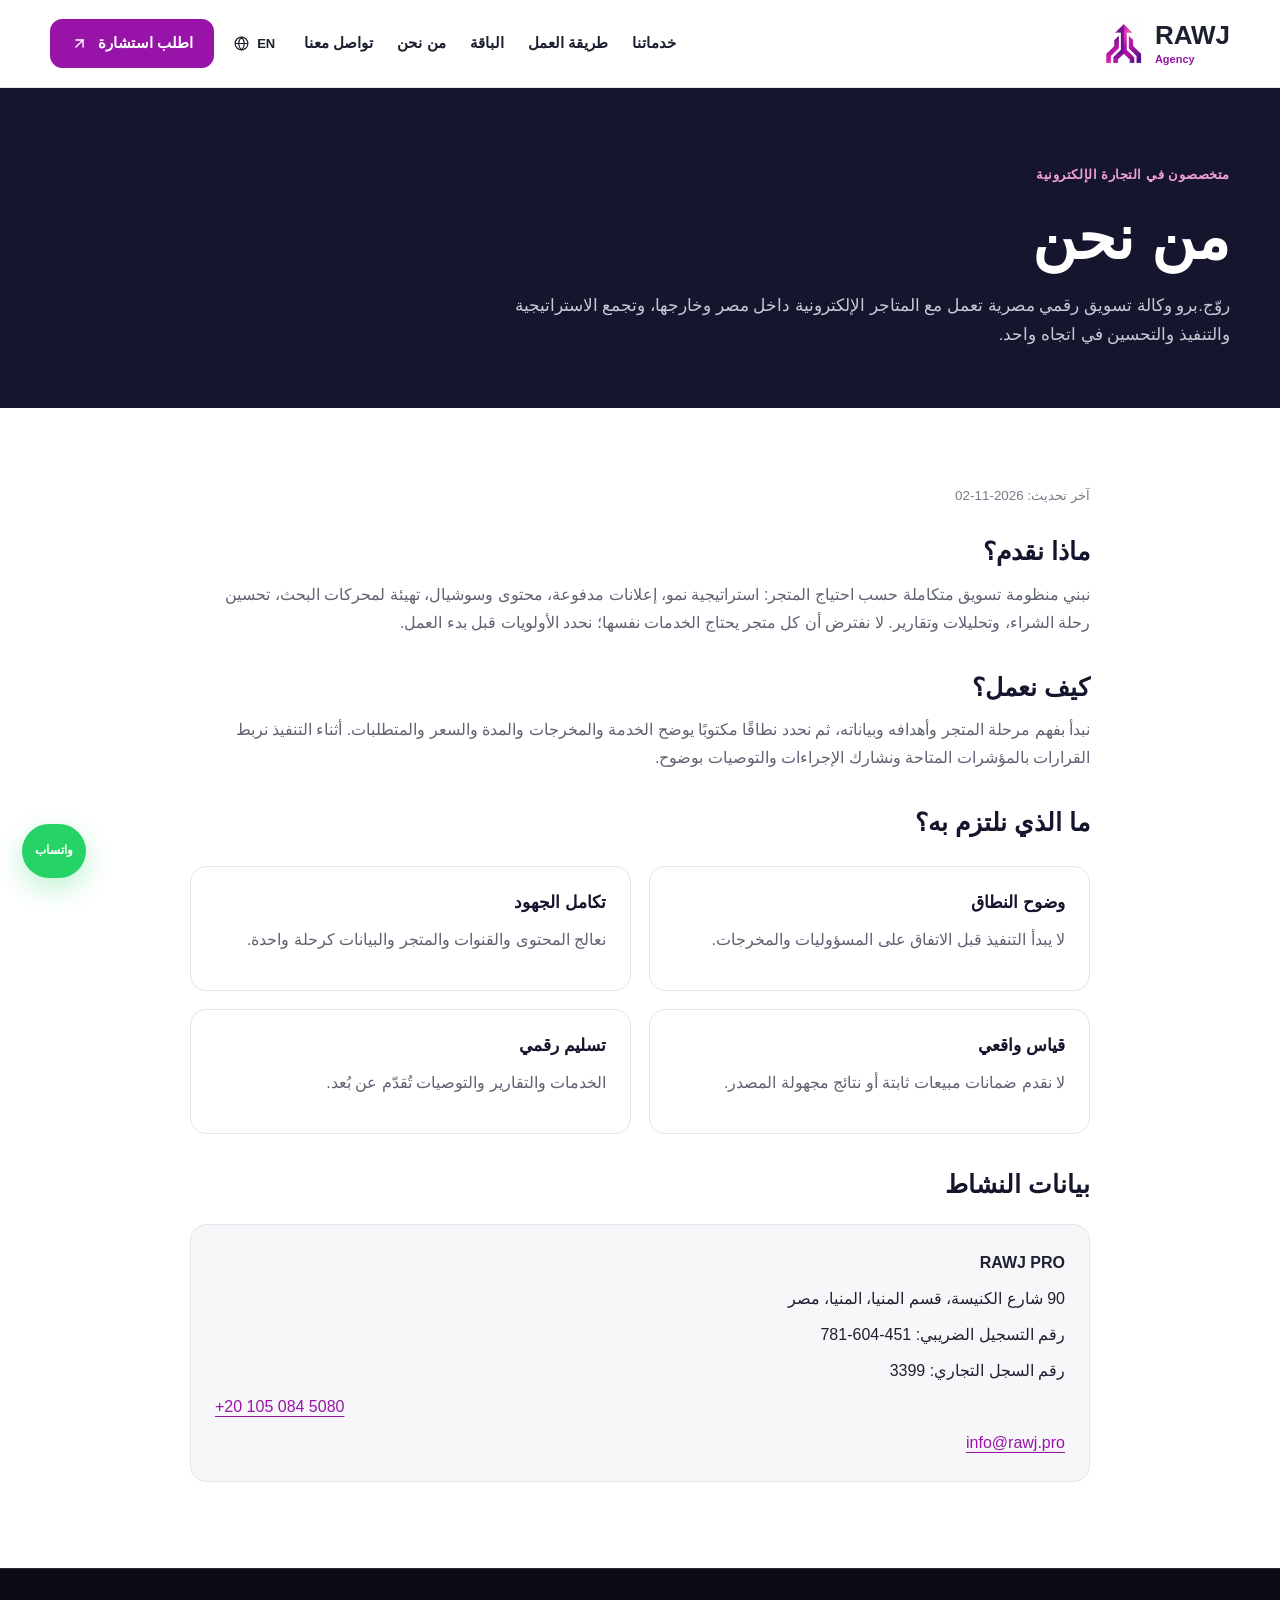
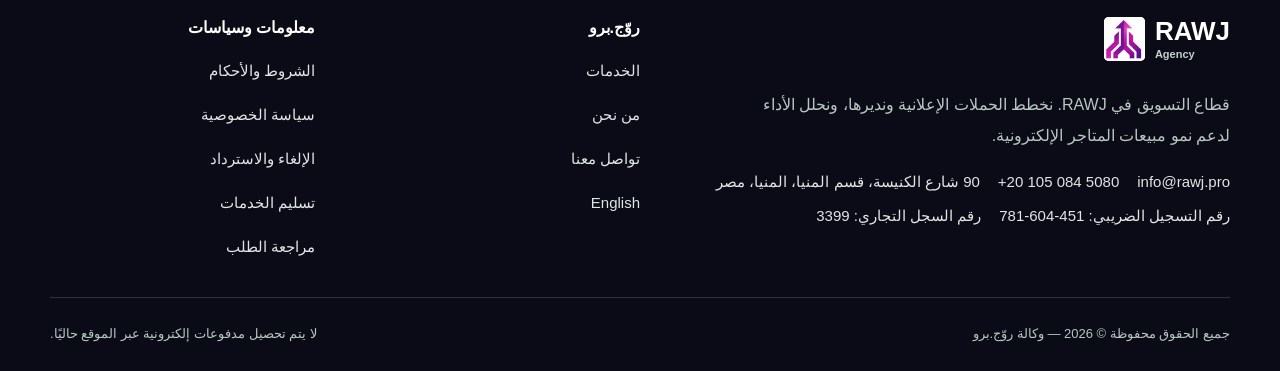
<file: about.html>
<!doctype html><html lang="ar" dir="rtl"><head><meta http-equiv="Content-Security-Policy" content="default-src 'self'; script-src 'self'; style-src 'self' 'unsafe-inline' https://fonts.googleapis.com; font-src 'self' https://fonts.gstatic.com; img-src 'self' data:; connect-src 'self' https://agency-paymob-usd.moodyads.workers.dev; base-uri 'self'; object-src 'none'; form-action 'self'; upgrade-insecure-requests"><meta name="referrer" content="strict-origin-when-cross-origin"><meta charset="utf-8"><meta name="viewport" content="width=device-width,initial-scale=1"><title>من نحن | وكالة روّج.برو</title><meta name="description" content="تعرف على روّج.برو، وكالة تسويق رقمي مصرية متخصصة في بناء منظومة نمو متكاملة للمتاجر الإلكترونية."><link rel="canonical" href="https://agency.rawj.pro/about.html"><link rel="preconnect" href="https://fonts.googleapis.com"><link rel="preconnect" href="https://fonts.gstatic.com" crossorigin><link rel="stylesheet" href="https://fonts.googleapis.com/css2?family=Tajawal:wght@400;500;700;800;900&display=swap"><link rel="icon" type="image/webp" href="/smalll.webp"><meta name="theme-color" content="#15162d"><link rel="stylesheet" href="/style.css?v=20261126-independent"><link rel="stylesheet" href="/policies.css?v=20261006-unified"><script defer src="/site.js?v=20261126-independent"></script><link rel="stylesheet" href="/brand-system.css?v=20261101-family"><link rel="stylesheet" href="/agency-chrome.css?v=20261126-independent"></head><body class="policy-page rawj-frame" data-rawj-brand="agency">
<a class="skip" href="#main">انتقل إلى المحتوى</a><header class="site-header rawj-site-header" data-rawj-brand="agency"><div class="rawj-header-inner"><a class="rawj-brand rawj-agency" href="/" aria-label="RAWJ Agency — الرئيسية"><span class="rawj-brand-mark brand-viewport"><img src="/rawj-brand-family.webp" alt="" width="1774" height="887"></span><span class="rawj-brand-copy"><span class="rawj-brand-name">RAWJ</span> <span class="rawj-brand-label">Agency</span></span></a><nav class="rawj-main-nav" id="site-nav" aria-label="القائمة الرئيسية"><a href="/services.html">خدماتنا</a><a href="/#process">طريقة العمل</a><a href="/#package">الباقة</a><a href="/about.html">من نحن</a><a href="/contact.html">تواصل معنا</a><a class="rawj-mobile-cta" href="/#consultation">اطلب استشارة<svg width="17" height="17" viewBox="0 0 24 24" fill="none" stroke="currentColor" stroke-width="2" stroke-linecap="round" stroke-linejoin="round" aria-hidden="true"><path d="M7 7h10v10"></path><path d="M7 17 17 7"></path></svg></a></nav><div class="rawj-header-actions"><a class="rawj-language" href="/en/" dir="ltr" lang="en"><svg viewBox="0 0 24 24" fill="none" stroke="currentColor" stroke-width="1.7" aria-hidden="true"><circle cx="12" cy="12" r="9"></circle><path d="M3 12h18M12 3c3 3 4 6 4 9s-1 6-4 9c-3-3-4-6-4-9s1-6 4-9Z"></path></svg>EN</a><a class="rawj-header-cta" href="/#consultation">اطلب استشارة<svg width="17" height="17" viewBox="0 0 24 24" fill="none" stroke="currentColor" stroke-width="2" stroke-linecap="round" stroke-linejoin="round" aria-hidden="true"><path d="M7 7h10v10"></path><path d="M7 17 17 7"></path></svg></a><button class="rawj-menu-toggle" type="button" aria-expanded="false" aria-controls="site-nav" aria-label="فتح القائمة" data-menu-toggle><svg viewBox="0 0 24 24" fill="none" stroke="currentColor" stroke-width="1.8" stroke-linecap="round" aria-hidden="true"><path d="M4 6h16M4 12h16M4 18h16"></path></svg></button></div></div></header>
<main id="main"><section class="inner-hero"><div class="container"><span class="eyebrow">متخصصون في التجارة الإلكترونية</span><h1>من نحن</h1><p>روّج.برو وكالة تسويق رقمي مصرية تعمل مع المتاجر الإلكترونية داخل مصر وخارجها، وتجمع الاستراتيجية والتنفيذ والتحسين في اتجاه واحد.</p></div></section><div class="inner-content"><p class="policy-date">آخر تحديث: <time datetime="2026-11-02">2026-11-02</time></p><section class="policy-section"><h2>ماذا نقدم؟</h2><p>نبني منظومة تسويق متكاملة حسب احتياج المتجر: استراتيجية نمو، إعلانات مدفوعة، محتوى وسوشيال، تهيئة لمحركات البحث، تحسين رحلة الشراء، وتحليلات وتقارير. لا نفترض أن كل متجر يحتاج الخدمات نفسها؛ نحدد الأولويات قبل بدء العمل.</p></section><section class="policy-section"><h2>كيف نعمل؟</h2><p>نبدأ بفهم مرحلة المتجر وأهدافه وبياناته، ثم نحدد نطاقًا مكتوبًا يوضح الخدمة والمخرجات والمدة والسعر والمتطلبات. أثناء التنفيذ نربط القرارات بالمؤشرات المتاحة ونشارك الإجراءات والتوصيات بوضوح.</p></section><section class="policy-section"><h2>ما الذي نلتزم به؟</h2><div class="details-grid"><article class="detail-card"><h3>وضوح النطاق</h3><p>لا يبدأ التنفيذ قبل الاتفاق على المسؤوليات والمخرجات.</p></article><article class="detail-card"><h3>تكامل الجهود</h3><p>نعالج المحتوى والقنوات والمتجر والبيانات كرحلة واحدة.</p></article><article class="detail-card"><h3>قياس واقعي</h3><p>لا نقدم ضمانات مبيعات ثابتة أو نتائج مجهولة المصدر.</p></article><article class="detail-card"><h3>تسليم رقمي</h3><p>الخدمات والتقارير والتوصيات تُقدّم عن بُعد.</p></article></div></section><section class="policy-section"><h2>بيانات النشاط</h2><address class="business-card"><strong>RAWJ PRO</strong><span>90 شارع الكنيسة، قسم المنيا، المنيا، مصر</span><span>رقم التسجيل الضريبي: <bdi>781-604-451</bdi></span><span>رقم السجل التجاري: <bdi>3399</bdi></span><a href="tel:+201050845080" dir="ltr">+20 105 084 5080</a><a href="mailto:info@rawj.pro">info@rawj.pro</a></address></section></div></main>
<footer class="site-footer rawj-site-footer" data-rawj-brand="agency"><div class="rawj-footer-inner"><div class="footer-grid rawj-footer-top"><div class="footer-brand"><a class="rawj-brand rawj-agency" href="/" aria-label="RAWJ Agency — الرئيسية"><span class="rawj-brand-mark brand-viewport"><img src="/rawj-brand-family.webp" alt="" width="1774" height="887"></span><span class="rawj-brand-copy"><span class="rawj-brand-name">RAWJ</span> <span class="rawj-brand-label">Agency</span></span></a><p class="rawj-footer-description">قطاع التسويق في RAWJ. نخطط الحملات الإعلانية ونديرها، ونحلل الأداء لدعم نمو مبيعات المتاجر الإلكترونية.</p><address class="footer-contact"><a href="mailto:info@rawj.pro">info@rawj.pro</a><a href="tel:+201050845080" dir="ltr">+20 105 084 5080</a><span>90 شارع الكنيسة، قسم المنيا، المنيا، مصر</span><span>رقم التسجيل الضريبي: <bdi>781-604-451</bdi></span><span>رقم السجل التجاري: <bdi>3399</bdi></span></address></div><div><h3>روّج.برو</h3><ul class="footer-links"><li><a href="/services.html">الخدمات</a></li><li><a href="/about.html">من نحن</a></li><li><a href="/contact.html">تواصل معنا</a></li><li><a href="/en/" lang="en">English</a></li></ul></div><div><h3>معلومات وسياسات</h3><ul class="footer-links"><li><a href="/terms.html">الشروط والأحكام</a></li><li><a href="/privacy.html">سياسة الخصوصية</a></li><li><a href="/refund.html">الإلغاء والاسترداد</a></li><li><a href="/shipping.html">تسليم الخدمات</a></li><li><a href="/checkout.html">مراجعة الطلب</a></li></ul></div></div><div class="footer-bottom rawj-footer-bottom"><span>جميع الحقوق محفوظة © 2026 — وكالة روّج.برو</span><span>لا يتم تحصيل مدفوعات إلكترونية عبر الموقع حاليًا.</span></div></div></footer><a class="whatsapp-float" href="https://wa.me/201050845080" target="_blank" rel="noopener noreferrer" aria-label="التواصل عبر واتساب">واتساب</a></body></html>
</file>
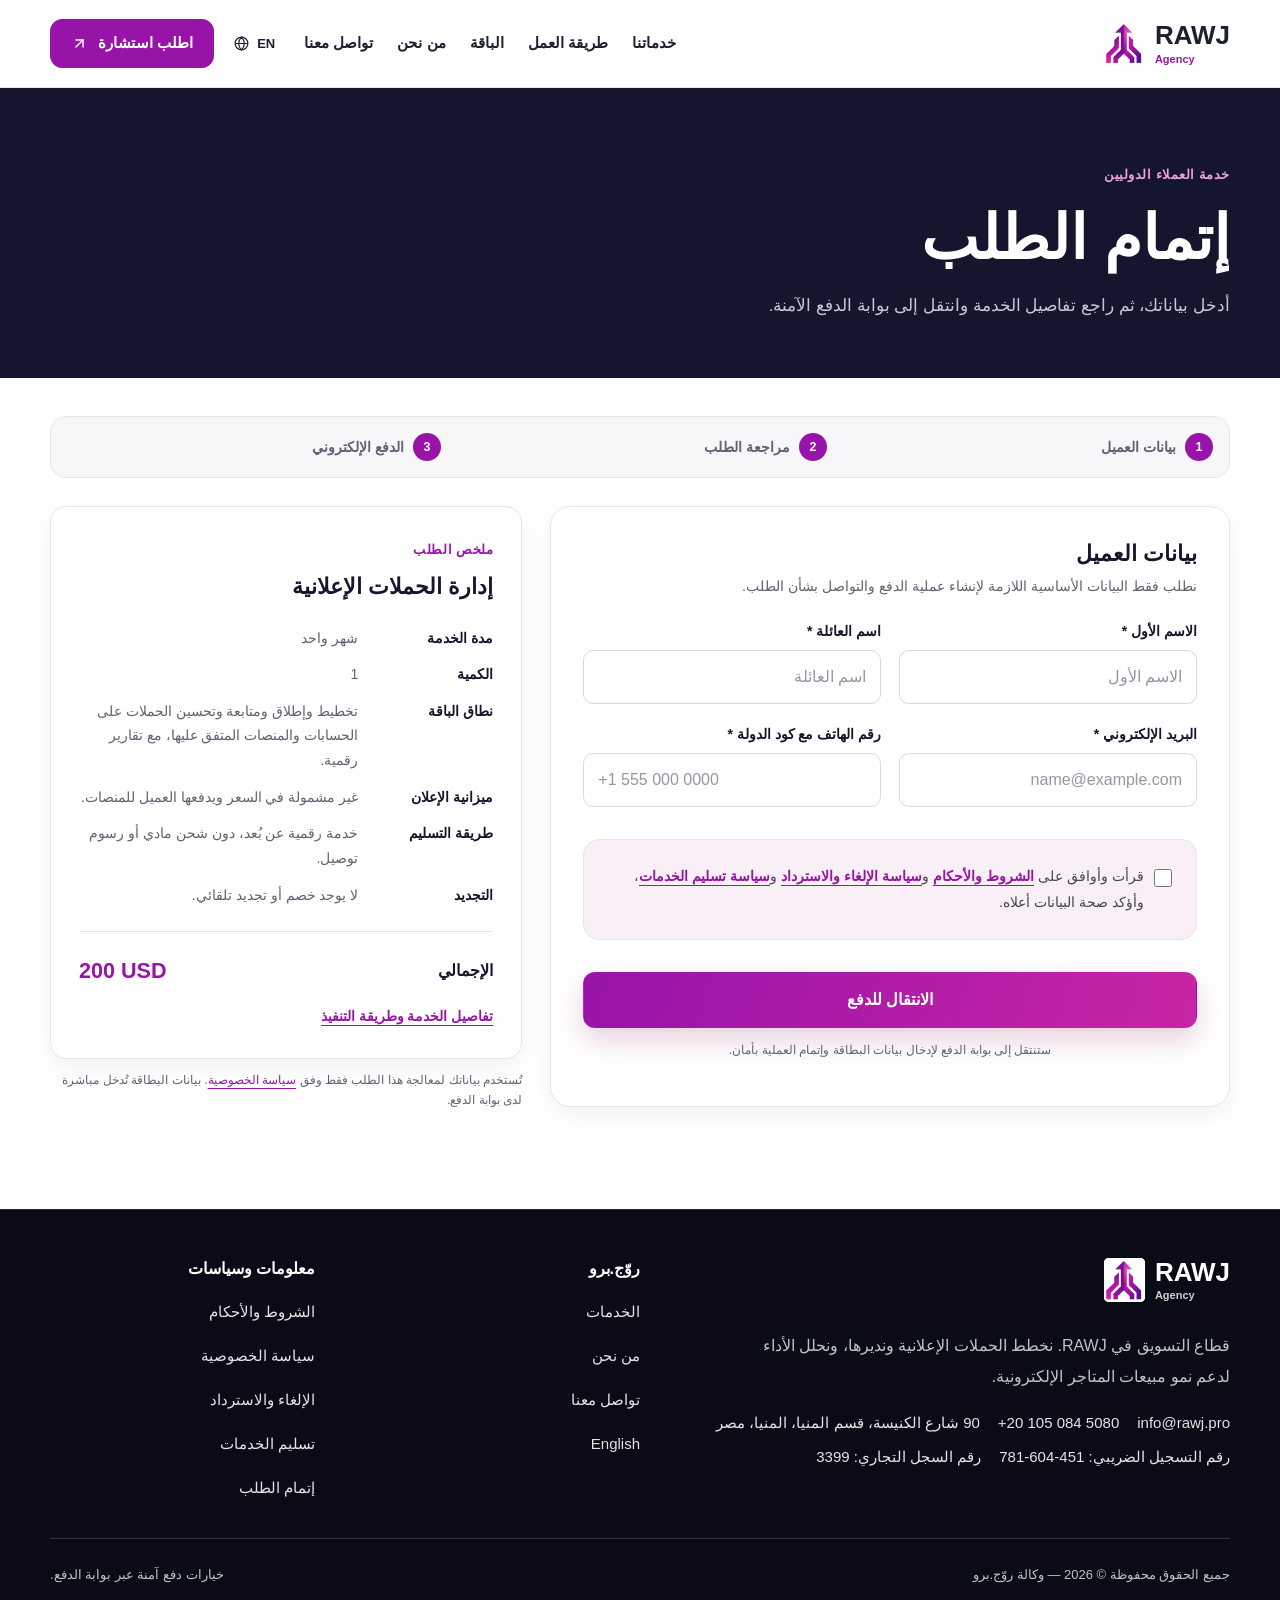
<file: checkout-usd.html>
<!doctype html>
<html lang="ar" dir="rtl">
<head><meta http-equiv="Content-Security-Policy" content="default-src 'self'; script-src 'self'; style-src 'self' 'unsafe-inline' https://fonts.googleapis.com; font-src 'self' https://fonts.gstatic.com; img-src 'self' data:; connect-src 'self' https://agency-paymob-usd.moodyads.workers.dev; base-uri 'self'; object-src 'none'; form-action 'self'; upgrade-insecure-requests"><meta name="referrer" content="strict-origin-when-cross-origin">
  <meta charset="utf-8">
  <meta name="viewport" content="width=device-width,initial-scale=1">
  <title>إتمام الطلب بالدولار | وكالة روّج.برو</title>
  <meta name="description" content="أدخل بيانات التواصل وراجع تفاصيل خدمة إدارة الحملات الإعلانية بقيمة 200 دولار أمريكي.">
  <meta name="robots" content="noindex, nofollow">
  <link rel="canonical" href="https://agency.rawj.pro/checkout-usd.html">
  <link rel="preconnect" href="https://fonts.googleapis.com">
  <link rel="preconnect" href="https://fonts.gstatic.com" crossorigin>
  <link rel="stylesheet" href="https://fonts.googleapis.com/css2?family=Tajawal:wght@400;500;700;800;900&display=swap">
  <link rel="icon" type="image/webp" href="/smalll.webp">
  <meta name="theme-color" content="#15162d">
  <link rel="stylesheet" href="/style.css?v=20261126-independent">
  <link rel="stylesheet" href="/policies.css?v=20261027-checkout-usd">
  <script defer src="/site.js?v=20261126-independent"></script>
  <script defer src="/checkout-paymob.js?v=20261027"></script>
<link rel="stylesheet" href="/brand-system.css?v=20261101-family"><link rel="stylesheet" href="/agency-chrome.css?v=20261126-independent"></head>
<body class="policy-page rawj-frame" data-rawj-brand="agency">
  <a class="skip" href="#main">انتقل إلى المحتوى</a>
  <header class="site-header rawj-site-header" data-rawj-brand="agency"><div class="rawj-header-inner"><a class="rawj-brand rawj-agency" href="/" aria-label="RAWJ Agency — الرئيسية"><span class="rawj-brand-mark brand-viewport"><img src="/rawj-brand-family.webp" alt="" width="1774" height="887"></span><span class="rawj-brand-copy"><span class="rawj-brand-name">RAWJ</span> <span class="rawj-brand-label">Agency</span></span></a><nav class="rawj-main-nav" id="site-nav" aria-label="القائمة الرئيسية"><a href="/services.html">خدماتنا</a><a href="/#process">طريقة العمل</a><a href="/#package">الباقة</a><a href="/about.html">من نحن</a><a href="/contact.html">تواصل معنا</a><a class="rawj-mobile-cta" href="/#consultation">اطلب استشارة<svg width="17" height="17" viewBox="0 0 24 24" fill="none" stroke="currentColor" stroke-width="2" stroke-linecap="round" stroke-linejoin="round" aria-hidden="true"><path d="M7 7h10v10"></path><path d="M7 17 17 7"></path></svg></a></nav><div class="rawj-header-actions"><a class="rawj-language" href="/en/" dir="ltr" lang="en"><svg viewBox="0 0 24 24" fill="none" stroke="currentColor" stroke-width="1.7" aria-hidden="true"><circle cx="12" cy="12" r="9"></circle><path d="M3 12h18M12 3c3 3 4 6 4 9s-1 6-4 9c-3-3-4-6-4-9s1-6 4-9Z"></path></svg>EN</a><a class="rawj-header-cta" href="/#consultation">اطلب استشارة<svg width="17" height="17" viewBox="0 0 24 24" fill="none" stroke="currentColor" stroke-width="2" stroke-linecap="round" stroke-linejoin="round" aria-hidden="true"><path d="M7 7h10v10"></path><path d="M7 17 17 7"></path></svg></a><button class="rawj-menu-toggle" type="button" aria-expanded="false" aria-controls="site-nav" aria-label="فتح القائمة" data-menu-toggle><svg viewBox="0 0 24 24" fill="none" stroke="currentColor" stroke-width="1.8" stroke-linecap="round" aria-hidden="true"><path d="M4 6h16M4 12h16M4 18h16"></path></svg></button></div></div></header>

  <main id="main">
    <section class="inner-hero">
      <div class="container">
        <span class="eyebrow">خدمة العملاء الدوليين</span>
        <h1>إتمام الطلب</h1>
        <p>أدخل بياناتك، ثم راجع تفاصيل الخدمة وانتقل إلى بوابة الدفع الآمنة.</p>
      </div>
    </section>

    <div class="inner-content wide checkout-page">
      <div class="checkout-intro" aria-label="خطوات إتمام الطلب">
        <span><b>1</b> بيانات العميل</span><span><b>2</b> مراجعة الطلب</span><span><b>3</b> الدفع الإلكتروني</span>
      </div>

      <div class="checkout-layout">
        <section class="checkout-form-card" aria-labelledby="customer-details-title">
          <form class="checkout-form" id="checkout-usd-form" data-paymob-endpoint="https://agency-paymob-usd.moodyads.workers.dev/intention/usd" novalidate>
            <fieldset>
              <legend id="customer-details-title">بيانات العميل</legend>
              <p class="checkout-section-copy">نطلب فقط البيانات الأساسية اللازمة لإنشاء عملية الدفع والتواصل بشأن الطلب.</p>
              <div class="checkout-form-grid">
                <div class="checkout-field">
                  <label for="checkout-usd-first-name">الاسم الأول *</label>
                  <input id="checkout-usd-first-name" name="firstName" type="text" autocomplete="given-name" placeholder="الاسم الأول" minlength="2" data-checkout-first-name required>
                  <p class="field-error">أدخل الاسم الأول.</p>
                </div>
                <div class="checkout-field">
                  <label for="checkout-usd-last-name">اسم العائلة *</label>
                  <input id="checkout-usd-last-name" name="lastName" type="text" autocomplete="family-name" placeholder="اسم العائلة" minlength="2" data-checkout-last-name required>
                  <p class="field-error">أدخل اسم العائلة.</p>
                </div>
                <div class="checkout-field">
                  <label for="checkout-usd-email">البريد الإلكتروني *</label>
                  <input id="checkout-usd-email" name="email" type="email" autocomplete="email" inputmode="email" placeholder="name@example.com" data-checkout-email required>
                  <p class="field-error">أدخل بريدًا إلكترونيًا صحيحًا.</p>
                </div>
                <div class="checkout-field">
                  <label for="checkout-usd-phone">رقم الهاتف مع كود الدولة *</label>
                  <input id="checkout-usd-phone" name="phone" type="tel" autocomplete="tel" inputmode="tel" dir="ltr" placeholder="+1 555 000 0000" pattern="[+0-9() -]{8,24}" data-checkout-phone required>
                  <p class="field-error">أدخل رقم هاتف صحيحًا من 8 إلى 15 رقمًا.</p>
                </div>
              </div>
            </fieldset>

            <div class="policy-consent checkout-consent">
              <input type="checkbox" id="policy-consent" name="policyAcceptance" value="accepted" required>
              <label for="policy-consent">قرأت وأوافق على <a href="/terms.html" target="_blank" rel="noopener">الشروط والأحكام</a> و<a href="/refund.html" target="_blank" rel="noopener">سياسة الإلغاء والاسترداد</a> و<a href="/shipping.html" target="_blank" rel="noopener">سياسة تسليم الخدمات</a>، وأؤكد صحة البيانات أعلاه.</label>
            </div>
            <p class="consent-error field-error">يجب الموافقة على الشروط والسياسات قبل المتابعة.</p>

            <button class="btn btn-primary checkout-submit" type="submit">الانتقال للدفع</button>
            <p class="form-note checkout-form-note">ستنتقل إلى بوابة الدفع لإدخال بيانات البطاقة وإتمام العملية بأمان.</p>
            <div class="checkout-payment-error" role="alert" hidden>
              <strong>تعذر الانتقال إلى الدفع</strong>
              <code dir="ltr"></code>
            </div>
          </form>
        </section>

        <aside class="checkout-summary" aria-labelledby="order-summary-title">
          <div class="order-card">
            <span class="eyebrow">ملخص الطلب</span>
            <h2 id="order-summary-title">إدارة الحملات الإعلانية</h2>
            <dl>
              <dt>مدة الخدمة</dt><dd>شهر واحد</dd>
              <dt>الكمية</dt><dd>1</dd>
              <dt>نطاق الباقة</dt><dd>تخطيط وإطلاق ومتابعة وتحسين الحملات على الحسابات والمنصات المتفق عليها، مع تقارير رقمية.</dd>
              <dt>ميزانية الإعلان</dt><dd>غير مشمولة في السعر ويدفعها العميل للمنصات.</dd>
              <dt>طريقة التسليم</dt><dd>خدمة رقمية عن بُعد، دون شحن مادي أو رسوم توصيل.</dd>
              <dt>التجديد</dt><dd>لا يوجد خصم أو تجديد تلقائي.</dd>
            </dl>
            <div class="checkout-total"><span>الإجمالي</span><strong dir="ltr">200 USD</strong></div>
            <a class="checkout-details-link" href="/services.html">تفاصيل الخدمة وطريقة التنفيذ</a>
          </div>
          <p class="checkout-privacy-note">تُستخدم بياناتك لمعالجة هذا الطلب فقط وفق <a href="/privacy.html">سياسة الخصوصية</a>. بيانات البطاقة تُدخل مباشرة لدى بوابة الدفع.</p>
        </aside>
      </div>
    </div>
  </main>

  <footer class="site-footer rawj-site-footer" data-rawj-brand="agency"><div class="rawj-footer-inner">
    <div class="footer-grid rawj-footer-top"><div class="footer-brand"><a class="rawj-brand rawj-agency" href="/" aria-label="RAWJ Agency — الرئيسية"><span class="rawj-brand-mark brand-viewport"><img src="/rawj-brand-family.webp" alt="" width="1774" height="887"></span><span class="rawj-brand-copy"><span class="rawj-brand-name">RAWJ</span> <span class="rawj-brand-label">Agency</span></span></a><p class="rawj-footer-description">قطاع التسويق في RAWJ. نخطط الحملات الإعلانية ونديرها، ونحلل الأداء لدعم نمو مبيعات المتاجر الإلكترونية.</p><address class="footer-contact"><a href="mailto:info@rawj.pro">info@rawj.pro</a><a href="tel:+201050845080" dir="ltr">+20 105 084 5080</a><span>90 شارع الكنيسة، قسم المنيا، المنيا، مصر</span><span>رقم التسجيل الضريبي: <bdi>781-604-451</bdi></span><span>رقم السجل التجاري: <bdi>3399</bdi></span></address></div><div><h3>روّج.برو</h3><ul class="footer-links"><li><a href="/services.html">الخدمات</a></li><li><a href="/about.html">من نحن</a></li><li><a href="/contact.html">تواصل معنا</a></li><li><a href="/en/" lang="en">English</a></li></ul></div><div><h3>معلومات وسياسات</h3><ul class="footer-links"><li><a href="/terms.html">الشروط والأحكام</a></li><li><a href="/privacy.html">سياسة الخصوصية</a></li><li><a href="/refund.html">الإلغاء والاسترداد</a></li><li><a href="/shipping.html">تسليم الخدمات</a></li><li><a href="/checkout.html">إتمام الطلب</a></li></ul></div></div>
    <div class="footer-bottom rawj-footer-bottom"><span>جميع الحقوق محفوظة © 2026 — وكالة روّج.برو</span><span>خيارات دفع آمنة عبر بوابة الدفع.</span></div>
  </div></footer>
</body>
</html>
</file>
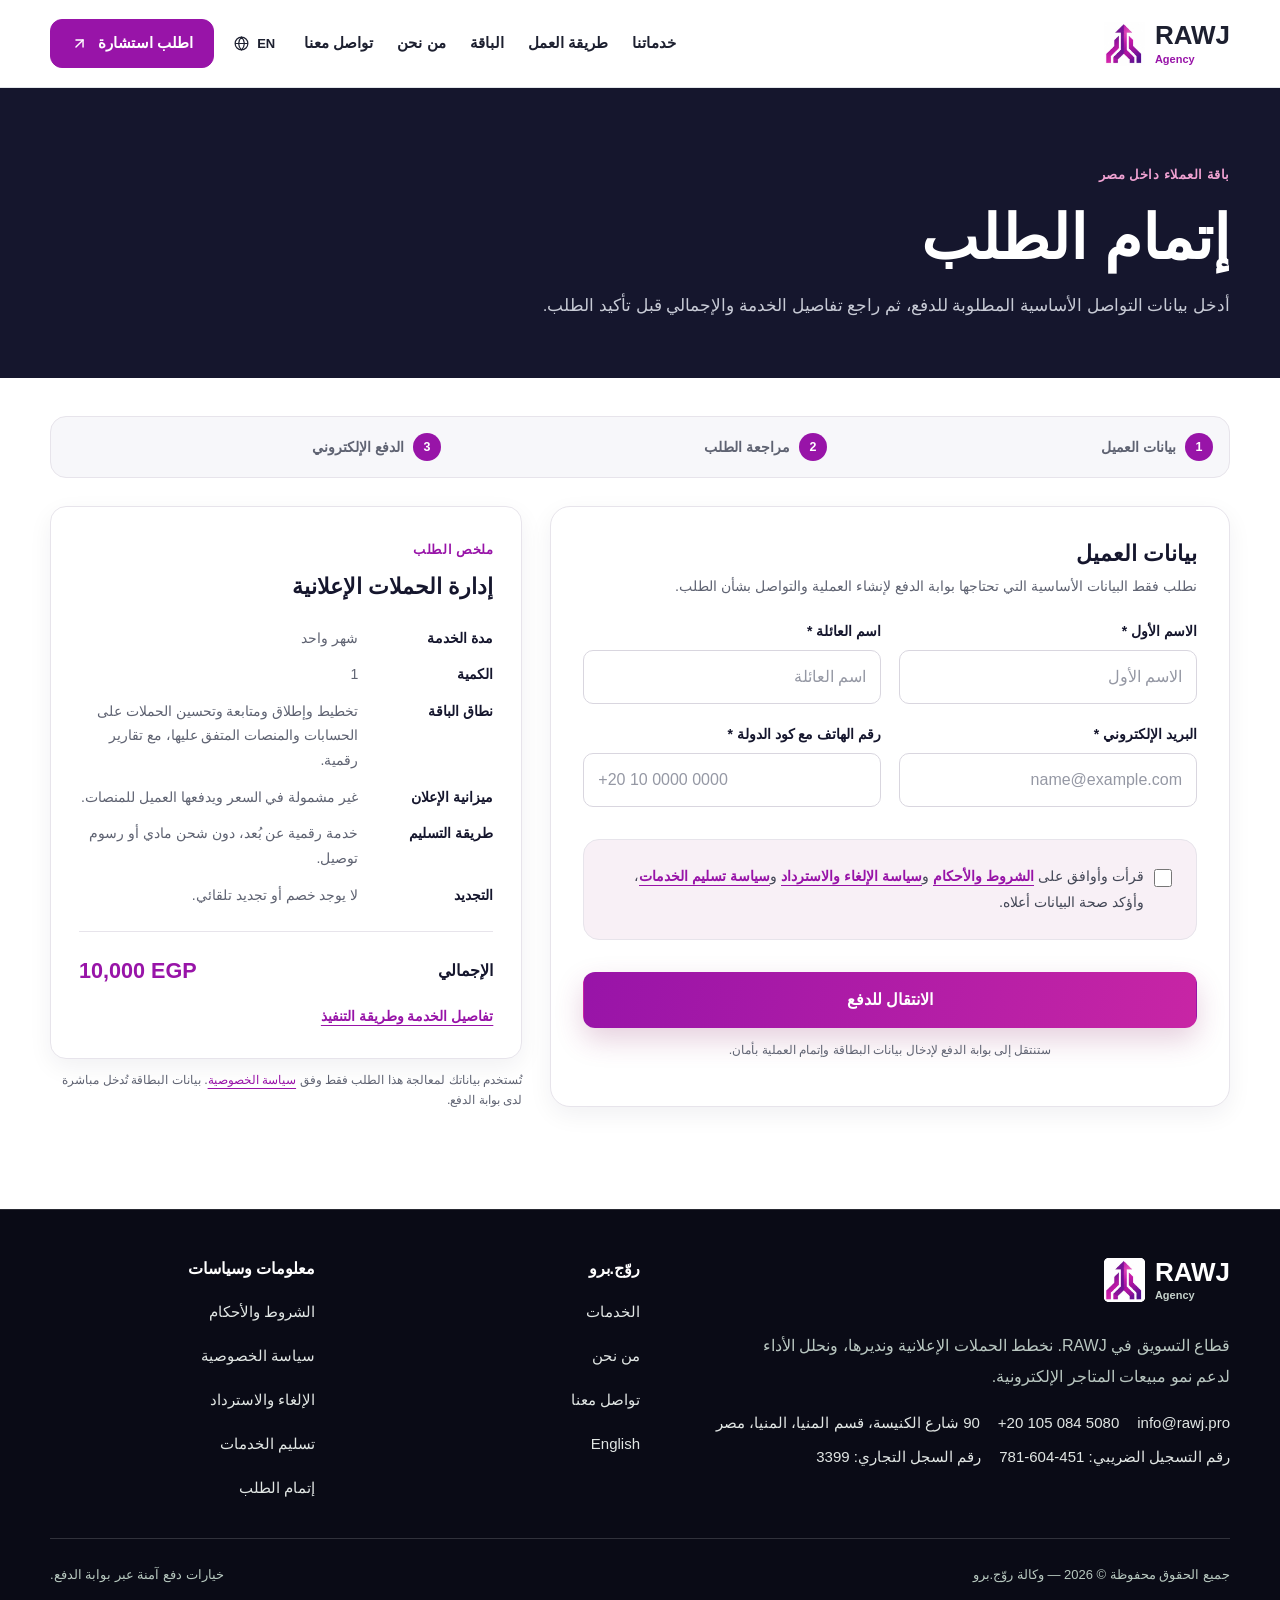
<file: checkout.html>
<!doctype html>
<html lang="ar" dir="rtl">
<head><meta http-equiv="Content-Security-Policy" content="default-src 'self'; script-src 'self'; style-src 'self' 'unsafe-inline' https://fonts.googleapis.com; font-src 'self' https://fonts.gstatic.com; img-src 'self' data:; connect-src 'self' https://agency-paymob-usd.moodyads.workers.dev; base-uri 'self'; object-src 'none'; form-action 'self'; upgrade-insecure-requests"><meta name="referrer" content="strict-origin-when-cross-origin">
  <meta charset="utf-8">
  <meta name="viewport" content="width=device-width,initial-scale=1">
  <title>إتمام الطلب | وكالة روّج.برو</title>
  <meta name="description" content="أدخل بيانات التواصل الأساسية وراجع تفاصيل باقة إدارة الحملات الإعلانية قبل تأكيد الطلب.">
  <link rel="canonical" href="https://agency.rawj.pro/checkout.html">
  <link rel="preconnect" href="https://fonts.googleapis.com">
  <link rel="preconnect" href="https://fonts.gstatic.com" crossorigin>
  <link rel="stylesheet" href="https://fonts.googleapis.com/css2?family=Tajawal:wght@400;500;700;800;900&display=swap">
  <link rel="icon" type="image/webp" href="/smalll.webp">
  <meta name="theme-color" content="#15162d">
  <link rel="stylesheet" href="/style.css?v=20261126-independent">
  <link rel="stylesheet" href="/policies.css?v=20261027-paymob">
  <script defer src="/site.js?v=20261126-independent"></script>
  <script defer src="/checkout-paymob.js?v=20261027"></script>
<link rel="stylesheet" href="/brand-system.css?v=20261101-family"><link rel="stylesheet" href="/agency-chrome.css?v=20261126-independent"></head>
<body class="policy-page rawj-frame" data-rawj-brand="agency">
  <a class="skip" href="#main">انتقل إلى المحتوى</a>
  <header class="site-header rawj-site-header" data-rawj-brand="agency"><div class="rawj-header-inner"><a class="rawj-brand rawj-agency" href="/" aria-label="RAWJ Agency — الرئيسية"><span class="rawj-brand-mark brand-viewport"><img src="/rawj-brand-family.webp" alt="" width="1774" height="887"></span><span class="rawj-brand-copy"><span class="rawj-brand-name">RAWJ</span> <span class="rawj-brand-label">Agency</span></span></a><nav class="rawj-main-nav" id="site-nav" aria-label="القائمة الرئيسية"><a href="/services.html">خدماتنا</a><a href="/#process">طريقة العمل</a><a href="/#package">الباقة</a><a href="/about.html">من نحن</a><a href="/contact.html">تواصل معنا</a><a class="rawj-mobile-cta" href="/#consultation">اطلب استشارة<svg width="17" height="17" viewBox="0 0 24 24" fill="none" stroke="currentColor" stroke-width="2" stroke-linecap="round" stroke-linejoin="round" aria-hidden="true"><path d="M7 7h10v10"></path><path d="M7 17 17 7"></path></svg></a></nav><div class="rawj-header-actions"><a class="rawj-language" href="/en/" dir="ltr" lang="en"><svg viewBox="0 0 24 24" fill="none" stroke="currentColor" stroke-width="1.7" aria-hidden="true"><circle cx="12" cy="12" r="9"></circle><path d="M3 12h18M12 3c3 3 4 6 4 9s-1 6-4 9c-3-3-4-6-4-9s1-6 4-9Z"></path></svg>EN</a><a class="rawj-header-cta" href="/#consultation">اطلب استشارة<svg width="17" height="17" viewBox="0 0 24 24" fill="none" stroke="currentColor" stroke-width="2" stroke-linecap="round" stroke-linejoin="round" aria-hidden="true"><path d="M7 7h10v10"></path><path d="M7 17 17 7"></path></svg></a><button class="rawj-menu-toggle" type="button" aria-expanded="false" aria-controls="site-nav" aria-label="فتح القائمة" data-menu-toggle><svg viewBox="0 0 24 24" fill="none" stroke="currentColor" stroke-width="1.8" stroke-linecap="round" aria-hidden="true"><path d="M4 6h16M4 12h16M4 18h16"></path></svg></button></div></div></header>

  <main id="main">
    <section class="inner-hero">
      <div class="container">
        <span class="eyebrow">باقة العملاء داخل مصر</span>
        <h1>إتمام الطلب</h1>
        <p>أدخل بيانات التواصل الأساسية المطلوبة للدفع، ثم راجع تفاصيل الخدمة والإجمالي قبل تأكيد الطلب.</p>
      </div>
    </section>

    <div class="inner-content wide checkout-page">
      <div class="checkout-intro" aria-label="خطوات إتمام الطلب">
        <span><b>1</b> بيانات العميل</span><span><b>2</b> مراجعة الطلب</span><span><b>3</b> الدفع الإلكتروني</span>
      </div>

      <div class="checkout-layout">
        <section class="checkout-form-card" aria-labelledby="customer-details-title">
          <form class="checkout-form" id="checkout-egp-form" data-paymob-endpoint="https://agency-paymob-usd.moodyads.workers.dev/intention/egp" novalidate>
            <fieldset>
              <legend id="customer-details-title">بيانات العميل</legend>
              <p class="checkout-section-copy">نطلب فقط البيانات الأساسية التي تحتاجها بوابة الدفع لإنشاء العملية والتواصل بشأن الطلب.</p>
              <div class="checkout-form-grid">
                <div class="checkout-field">
                  <label for="checkout-first-name">الاسم الأول *</label>
                  <input id="checkout-first-name" name="firstName" type="text" autocomplete="given-name" placeholder="الاسم الأول" minlength="2" data-checkout-first-name required>
                  <p class="field-error">أدخل الاسم الأول.</p>
                </div>
                <div class="checkout-field">
                  <label for="checkout-last-name">اسم العائلة *</label>
                  <input id="checkout-last-name" name="lastName" type="text" autocomplete="family-name" placeholder="اسم العائلة" minlength="2" data-checkout-last-name required>
                  <p class="field-error">أدخل اسم العائلة.</p>
                </div>
                <div class="checkout-field">
                  <label for="checkout-email">البريد الإلكتروني *</label>
                  <input id="checkout-email" name="email" type="email" autocomplete="email" inputmode="email" placeholder="name@example.com" data-checkout-email required>
                  <p class="field-error">أدخل بريدًا إلكترونيًا صحيحًا.</p>
                </div>
                <div class="checkout-field">
                  <label for="checkout-phone">رقم الهاتف مع كود الدولة *</label>
                  <input id="checkout-phone" name="phone" type="tel" autocomplete="tel" inputmode="tel" dir="ltr" placeholder="+20 10 0000 0000" pattern="[+0-9() -]{8,24}" data-checkout-phone required>
                  <p class="field-error">أدخل رقم هاتف صحيحًا من 8 إلى 15 رقمًا.</p>
                </div>
              </div>
            </fieldset>

            <div class="policy-consent checkout-consent">
              <input type="checkbox" id="policy-consent" name="policyAcceptance" value="accepted" required>
              <label for="policy-consent">قرأت وأوافق على <a href="/terms.html" target="_blank" rel="noopener">الشروط والأحكام</a> و<a href="/refund.html" target="_blank" rel="noopener">سياسة الإلغاء والاسترداد</a> و<a href="/shipping.html" target="_blank" rel="noopener">سياسة تسليم الخدمات</a>، وأؤكد صحة البيانات أعلاه.</label>
            </div>
            <p class="consent-error field-error">يجب الموافقة على الشروط والسياسات قبل تأكيد الطلب.</p>

            <button class="btn btn-primary checkout-submit" type="submit">الانتقال للدفع</button>
            <p class="form-note checkout-form-note">ستنتقل إلى بوابة الدفع لإدخال بيانات البطاقة وإتمام العملية بأمان.</p>
            <div class="checkout-payment-error" role="alert" hidden>
              <strong>تعذر الانتقال إلى الدفع</strong>
              <code dir="ltr"></code>
            </div>
          </form>
        </section>

        <aside class="checkout-summary" aria-labelledby="order-summary-title">
          <div class="order-card">
            <span class="eyebrow">ملخص الطلب</span>
            <h2 id="order-summary-title">إدارة الحملات الإعلانية</h2>
            <dl>
              <dt>مدة الخدمة</dt><dd>شهر واحد</dd>
              <dt>الكمية</dt><dd>1</dd>
              <dt>نطاق الباقة</dt><dd>تخطيط وإطلاق ومتابعة وتحسين الحملات على الحسابات والمنصات المتفق عليها، مع تقارير رقمية.</dd>
              <dt>ميزانية الإعلان</dt><dd>غير مشمولة في السعر ويدفعها العميل للمنصات.</dd>
              <dt>طريقة التسليم</dt><dd>خدمة رقمية عن بُعد، دون شحن مادي أو رسوم توصيل.</dd>
              <dt>التجديد</dt><dd>لا يوجد خصم أو تجديد تلقائي.</dd>
            </dl>
            <div class="checkout-total"><span>الإجمالي</span><strong dir="ltr">10,000 EGP</strong></div>
            <a class="checkout-details-link" href="/services.html">تفاصيل الخدمة وطريقة التنفيذ</a>
          </div>

          <p class="checkout-privacy-note">تُستخدم بياناتك لمعالجة هذا الطلب فقط وفق <a href="/privacy.html">سياسة الخصوصية</a>. بيانات البطاقة تُدخل مباشرة لدى بوابة الدفع.</p>
        </aside>
      </div>
    </div>
  </main>

  <footer class="site-footer rawj-site-footer" data-rawj-brand="agency"><div class="rawj-footer-inner">
    <div class="footer-grid rawj-footer-top"><div class="footer-brand"><a class="rawj-brand rawj-agency" href="/" aria-label="RAWJ Agency — الرئيسية"><span class="rawj-brand-mark brand-viewport"><img src="/rawj-brand-family.webp" alt="" width="1774" height="887"></span><span class="rawj-brand-copy"><span class="rawj-brand-name">RAWJ</span> <span class="rawj-brand-label">Agency</span></span></a><p class="rawj-footer-description">قطاع التسويق في RAWJ. نخطط الحملات الإعلانية ونديرها، ونحلل الأداء لدعم نمو مبيعات المتاجر الإلكترونية.</p><address class="footer-contact"><a href="mailto:info@rawj.pro">info@rawj.pro</a><a href="tel:+201050845080" dir="ltr">+20 105 084 5080</a><span>90 شارع الكنيسة، قسم المنيا، المنيا، مصر</span><span>رقم التسجيل الضريبي: <bdi>781-604-451</bdi></span><span>رقم السجل التجاري: <bdi>3399</bdi></span></address></div><div><h3>روّج.برو</h3><ul class="footer-links"><li><a href="/services.html">الخدمات</a></li><li><a href="/about.html">من نحن</a></li><li><a href="/contact.html">تواصل معنا</a></li><li><a href="/en/" lang="en">English</a></li></ul></div><div><h3>معلومات وسياسات</h3><ul class="footer-links"><li><a href="/terms.html">الشروط والأحكام</a></li><li><a href="/privacy.html">سياسة الخصوصية</a></li><li><a href="/refund.html">الإلغاء والاسترداد</a></li><li><a href="/shipping.html">تسليم الخدمات</a></li><li><a href="/checkout.html">إتمام الطلب</a></li></ul></div></div>
    <div class="footer-bottom rawj-footer-bottom"><span>جميع الحقوق محفوظة © 2026 — وكالة روّج.برو</span><span>خيارات دفع آمنة عبر بوابة الدفع.</span></div>
  </div></footer>
</body>
</html>
</file>
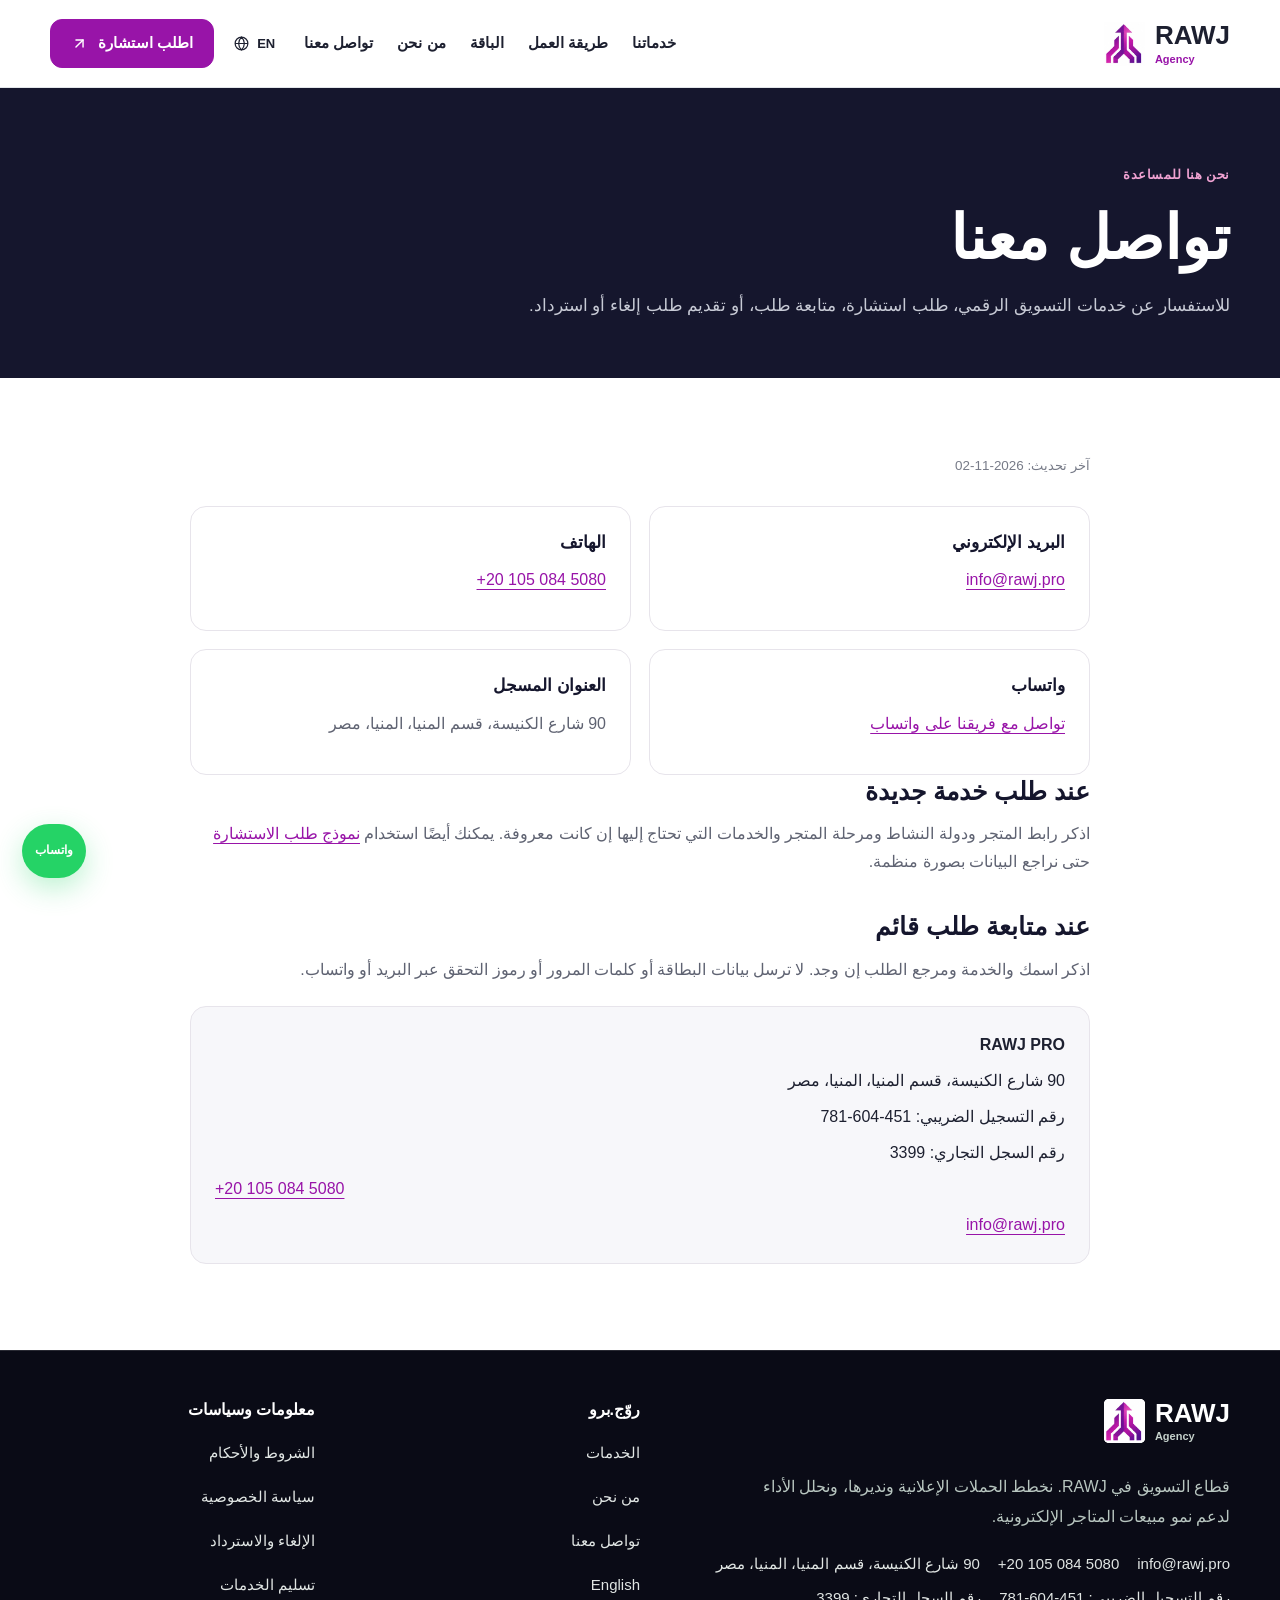
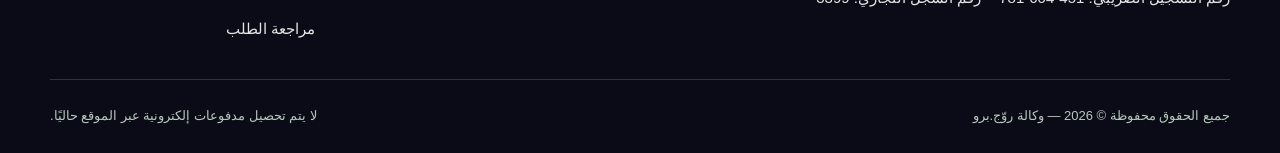
<file: contact.html>
<!doctype html><html lang="ar" dir="rtl"><head><meta http-equiv="Content-Security-Policy" content="default-src 'self'; script-src 'self'; style-src 'self' 'unsafe-inline' https://fonts.googleapis.com; font-src 'self' https://fonts.gstatic.com; img-src 'self' data:; connect-src 'self' https://agency-paymob-usd.moodyads.workers.dev; base-uri 'self'; object-src 'none'; form-action 'self'; upgrade-insecure-requests"><meta name="referrer" content="strict-origin-when-cross-origin"><meta charset="utf-8"><meta name="viewport" content="width=device-width,initial-scale=1"><title>تواصل معنا | وكالة روّج.برو</title><meta name="description" content="تواصل مع وكالة روّج.برو للاستفسار عن خدمات التسويق الرقمي للمتاجر الإلكترونية أو متابعة طلب قائم."><link rel="canonical" href="https://agency.rawj.pro/contact.html"><link rel="preconnect" href="https://fonts.googleapis.com"><link rel="preconnect" href="https://fonts.gstatic.com" crossorigin><link rel="stylesheet" href="https://fonts.googleapis.com/css2?family=Tajawal:wght@400;500;700;800;900&display=swap"><link rel="icon" type="image/webp" href="/smalll.webp"><meta name="theme-color" content="#15162d"><link rel="stylesheet" href="/style.css?v=20261126-independent"><link rel="stylesheet" href="/policies.css?v=20261006-unified"><script defer src="/site.js?v=20261126-independent"></script><link rel="stylesheet" href="/brand-system.css?v=20261101-family"><link rel="stylesheet" href="/agency-chrome.css?v=20261126-independent"></head><body class="policy-page rawj-frame" data-rawj-brand="agency">
<a class="skip" href="#main">انتقل إلى المحتوى</a><header class="site-header rawj-site-header" data-rawj-brand="agency"><div class="rawj-header-inner"><a class="rawj-brand rawj-agency" href="/" aria-label="RAWJ Agency — الرئيسية"><span class="rawj-brand-mark brand-viewport"><img src="/rawj-brand-family.webp" alt="" width="1774" height="887"></span><span class="rawj-brand-copy"><span class="rawj-brand-name">RAWJ</span> <span class="rawj-brand-label">Agency</span></span></a><nav class="rawj-main-nav" id="site-nav" aria-label="القائمة الرئيسية"><a href="/services.html">خدماتنا</a><a href="/#process">طريقة العمل</a><a href="/#package">الباقة</a><a href="/about.html">من نحن</a><a href="/contact.html">تواصل معنا</a><a class="rawj-mobile-cta" href="/#consultation">اطلب استشارة<svg width="17" height="17" viewBox="0 0 24 24" fill="none" stroke="currentColor" stroke-width="2" stroke-linecap="round" stroke-linejoin="round" aria-hidden="true"><path d="M7 7h10v10"></path><path d="M7 17 17 7"></path></svg></a></nav><div class="rawj-header-actions"><a class="rawj-language" href="/en/" dir="ltr" lang="en"><svg viewBox="0 0 24 24" fill="none" stroke="currentColor" stroke-width="1.7" aria-hidden="true"><circle cx="12" cy="12" r="9"></circle><path d="M3 12h18M12 3c3 3 4 6 4 9s-1 6-4 9c-3-3-4-6-4-9s1-6 4-9Z"></path></svg>EN</a><a class="rawj-header-cta" href="/#consultation">اطلب استشارة<svg width="17" height="17" viewBox="0 0 24 24" fill="none" stroke="currentColor" stroke-width="2" stroke-linecap="round" stroke-linejoin="round" aria-hidden="true"><path d="M7 7h10v10"></path><path d="M7 17 17 7"></path></svg></a><button class="rawj-menu-toggle" type="button" aria-expanded="false" aria-controls="site-nav" aria-label="فتح القائمة" data-menu-toggle><svg viewBox="0 0 24 24" fill="none" stroke="currentColor" stroke-width="1.8" stroke-linecap="round" aria-hidden="true"><path d="M4 6h16M4 12h16M4 18h16"></path></svg></button></div></div></header>
<main id="main"><section class="inner-hero"><div class="container"><span class="eyebrow">نحن هنا للمساعدة</span><h1>تواصل معنا</h1><p>للاستفسار عن خدمات التسويق الرقمي، طلب استشارة، متابعة طلب، أو تقديم طلب إلغاء أو استرداد.</p></div></section><div class="inner-content"><p class="policy-date">آخر تحديث: <time datetime="2026-11-02">2026-11-02</time></p><div class="details-grid"><article class="detail-card"><h3>البريد الإلكتروني</h3><p><a href="mailto:info@rawj.pro" dir="ltr">info@rawj.pro</a></p></article><article class="detail-card"><h3>الهاتف</h3><p><a href="tel:+201050845080" dir="ltr">+20 105 084 5080</a></p></article><article class="detail-card"><h3>واتساب</h3><p><a href="https://wa.me/201050845080" target="_blank" rel="noopener noreferrer">تواصل مع فريقنا على واتساب</a></p></article><article class="detail-card"><h3>العنوان المسجل</h3><p>90 شارع الكنيسة، قسم المنيا، المنيا، مصر</p></article></div><section class="policy-section"><h2>عند طلب خدمة جديدة</h2><p>اذكر رابط المتجر ودولة النشاط ومرحلة المتجر والخدمات التي تحتاج إليها إن كانت معروفة. يمكنك أيضًا استخدام <a href="/#consultation">نموذج طلب الاستشارة</a> حتى نراجع البيانات بصورة منظمة.</p></section><section class="policy-section"><h2>عند متابعة طلب قائم</h2><p>اذكر اسمك والخدمة ومرجع الطلب إن وجد. لا ترسل بيانات البطاقة أو كلمات المرور أو رموز التحقق عبر البريد أو واتساب.</p></section><address class="contact-card"><strong>RAWJ PRO</strong><span>90 شارع الكنيسة، قسم المنيا، المنيا، مصر</span><span>رقم التسجيل الضريبي: <bdi>781-604-451</bdi></span><span>رقم السجل التجاري: <bdi>3399</bdi></span><a href="tel:+201050845080" dir="ltr">+20 105 084 5080</a><a href="mailto:info@rawj.pro">info@rawj.pro</a></address></div></main>
<footer class="site-footer rawj-site-footer" data-rawj-brand="agency"><div class="rawj-footer-inner"><div class="footer-grid rawj-footer-top"><div class="footer-brand"><a class="rawj-brand rawj-agency" href="/" aria-label="RAWJ Agency — الرئيسية"><span class="rawj-brand-mark brand-viewport"><img src="/rawj-brand-family.webp" alt="" width="1774" height="887"></span><span class="rawj-brand-copy"><span class="rawj-brand-name">RAWJ</span> <span class="rawj-brand-label">Agency</span></span></a><p class="rawj-footer-description">قطاع التسويق في RAWJ. نخطط الحملات الإعلانية ونديرها، ونحلل الأداء لدعم نمو مبيعات المتاجر الإلكترونية.</p><address class="footer-contact"><a href="mailto:info@rawj.pro">info@rawj.pro</a><a href="tel:+201050845080" dir="ltr">+20 105 084 5080</a><span>90 شارع الكنيسة، قسم المنيا، المنيا، مصر</span><span>رقم التسجيل الضريبي: <bdi>781-604-451</bdi></span><span>رقم السجل التجاري: <bdi>3399</bdi></span></address></div><div><h3>روّج.برو</h3><ul class="footer-links"><li><a href="/services.html">الخدمات</a></li><li><a href="/about.html">من نحن</a></li><li><a href="/contact.html">تواصل معنا</a></li><li><a href="/en/" lang="en">English</a></li></ul></div><div><h3>معلومات وسياسات</h3><ul class="footer-links"><li><a href="/terms.html">الشروط والأحكام</a></li><li><a href="/privacy.html">سياسة الخصوصية</a></li><li><a href="/refund.html">الإلغاء والاسترداد</a></li><li><a href="/shipping.html">تسليم الخدمات</a></li><li><a href="/checkout.html">مراجعة الطلب</a></li></ul></div></div><div class="footer-bottom rawj-footer-bottom"><span>جميع الحقوق محفوظة © 2026 — وكالة روّج.برو</span><span>لا يتم تحصيل مدفوعات إلكترونية عبر الموقع حاليًا.</span></div></div></footer><a class="whatsapp-float" href="https://wa.me/201050845080" target="_blank" rel="noopener noreferrer" aria-label="التواصل عبر واتساب">واتساب</a></body></html>
</file>
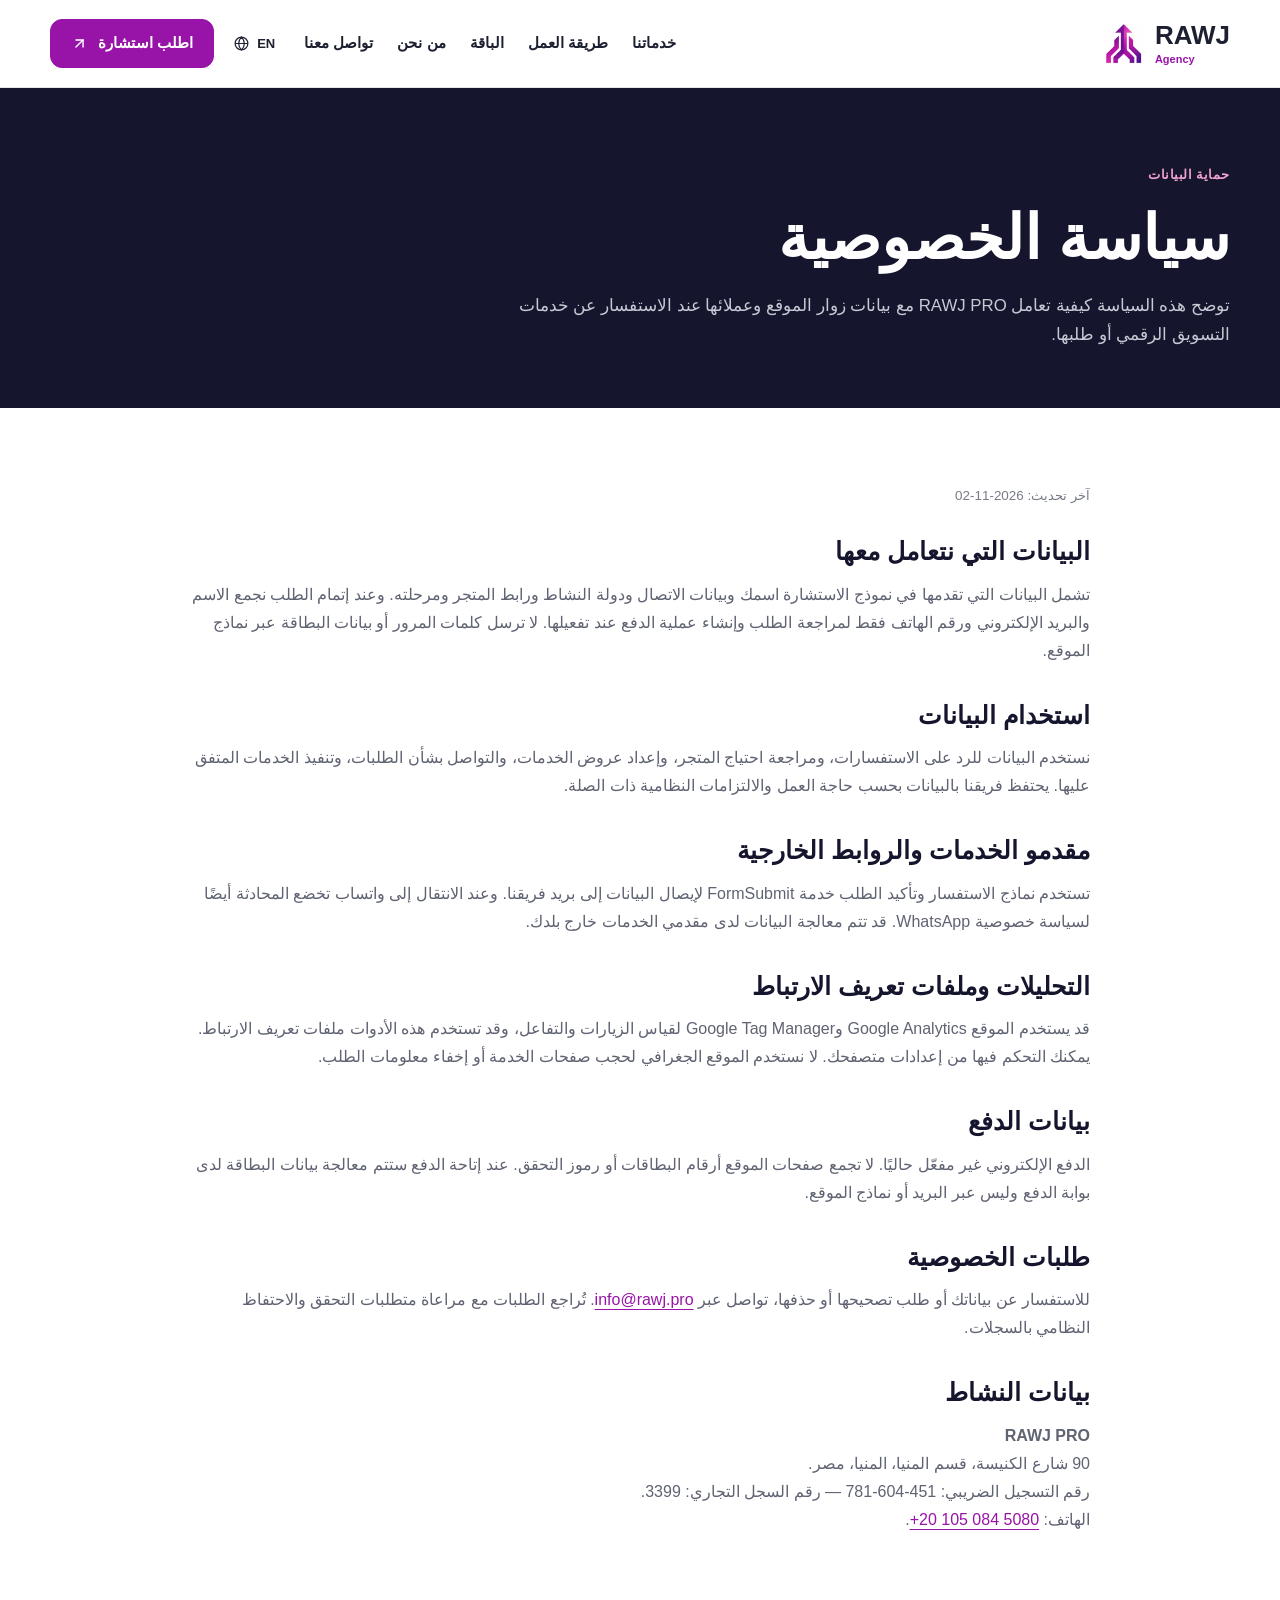
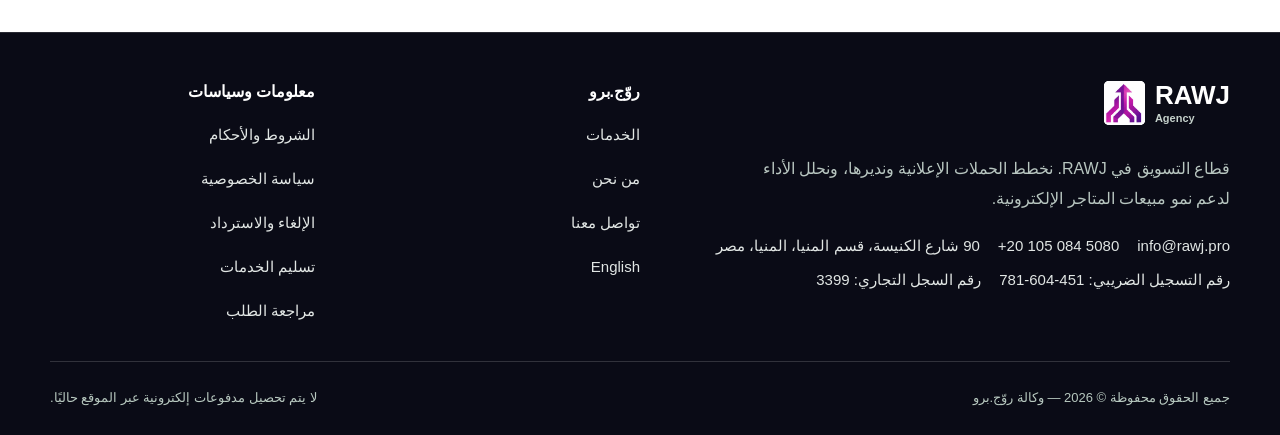
<file: privacy.html>
<!doctype html><html lang="ar" dir="rtl"><head><meta http-equiv="Content-Security-Policy" content="default-src 'self'; script-src 'self'; style-src 'self' 'unsafe-inline' https://fonts.googleapis.com; font-src 'self' https://fonts.gstatic.com; img-src 'self' data:; connect-src 'self' https://agency-paymob-usd.moodyads.workers.dev; base-uri 'self'; object-src 'none'; form-action 'self'; upgrade-insecure-requests"><meta name="referrer" content="strict-origin-when-cross-origin"><meta charset="utf-8"><meta name="viewport" content="width=device-width,initial-scale=1"><title>سياسة الخصوصية | وكالة روّج.برو</title><meta name="description" content="سياسة خصوصية موقع وكالة روّج.برو وكيفية التعامل مع بيانات الزوار والعملاء."><link rel="canonical" href="https://agency.rawj.pro/privacy.html"><link rel="preconnect" href="https://fonts.googleapis.com"><link rel="preconnect" href="https://fonts.gstatic.com" crossorigin><link rel="stylesheet" href="https://fonts.googleapis.com/css2?family=Tajawal:wght@400;500;700;800;900&display=swap"><link rel="icon" type="image/webp" href="/smalll.webp"><meta name="theme-color" content="#15162d"><link rel="stylesheet" href="/style.css?v=20261126-independent"><link rel="stylesheet" href="/policies.css?v=20261006-unified"><script defer src="/site.js?v=20261126-independent"></script><link rel="stylesheet" href="/brand-system.css?v=20261101-family"><link rel="stylesheet" href="/agency-chrome.css?v=20261126-independent"></head><body class="policy-page rawj-frame" data-rawj-brand="agency">
<a class="skip" href="#main">انتقل إلى المحتوى</a><header class="site-header rawj-site-header" data-rawj-brand="agency"><div class="rawj-header-inner"><a class="rawj-brand rawj-agency" href="/" aria-label="RAWJ Agency — الرئيسية"><span class="rawj-brand-mark brand-viewport"><img src="/rawj-brand-family.webp" alt="" width="1774" height="887"></span><span class="rawj-brand-copy"><span class="rawj-brand-name">RAWJ</span> <span class="rawj-brand-label">Agency</span></span></a><nav class="rawj-main-nav" id="site-nav" aria-label="القائمة الرئيسية"><a href="/services.html">خدماتنا</a><a href="/#process">طريقة العمل</a><a href="/#package">الباقة</a><a href="/about.html">من نحن</a><a href="/contact.html">تواصل معنا</a><a class="rawj-mobile-cta" href="/#consultation">اطلب استشارة<svg width="17" height="17" viewBox="0 0 24 24" fill="none" stroke="currentColor" stroke-width="2" stroke-linecap="round" stroke-linejoin="round" aria-hidden="true"><path d="M7 7h10v10"></path><path d="M7 17 17 7"></path></svg></a></nav><div class="rawj-header-actions"><a class="rawj-language" href="/en/" dir="ltr" lang="en"><svg viewBox="0 0 24 24" fill="none" stroke="currentColor" stroke-width="1.7" aria-hidden="true"><circle cx="12" cy="12" r="9"></circle><path d="M3 12h18M12 3c3 3 4 6 4 9s-1 6-4 9c-3-3-4-6-4-9s1-6 4-9Z"></path></svg>EN</a><a class="rawj-header-cta" href="/#consultation">اطلب استشارة<svg width="17" height="17" viewBox="0 0 24 24" fill="none" stroke="currentColor" stroke-width="2" stroke-linecap="round" stroke-linejoin="round" aria-hidden="true"><path d="M7 7h10v10"></path><path d="M7 17 17 7"></path></svg></a><button class="rawj-menu-toggle" type="button" aria-expanded="false" aria-controls="site-nav" aria-label="فتح القائمة" data-menu-toggle><svg viewBox="0 0 24 24" fill="none" stroke="currentColor" stroke-width="1.8" stroke-linecap="round" aria-hidden="true"><path d="M4 6h16M4 12h16M4 18h16"></path></svg></button></div></div></header>
<main id="main"><section class="inner-hero"><div class="container"><span class="eyebrow">حماية البيانات</span><h1>سياسة الخصوصية</h1><p>توضح هذه السياسة كيفية تعامل RAWJ PRO مع بيانات زوار الموقع وعملائها عند الاستفسار عن خدمات التسويق الرقمي أو طلبها.</p></div></section><div class="inner-content"><p class="policy-date">آخر تحديث: <time datetime="2026-11-02">2026-11-02</time></p><section class="policy-section"><h2>البيانات التي نتعامل معها</h2><p>تشمل البيانات التي تقدمها في نموذج الاستشارة اسمك وبيانات الاتصال ودولة النشاط ورابط المتجر ومرحلته. وعند إتمام الطلب نجمع الاسم والبريد الإلكتروني ورقم الهاتف فقط لمراجعة الطلب وإنشاء عملية الدفع عند تفعيلها. لا ترسل كلمات المرور أو بيانات البطاقة عبر نماذج الموقع.</p></section><section class="policy-section"><h2>استخدام البيانات</h2><p>نستخدم البيانات للرد على الاستفسارات، ومراجعة احتياج المتجر، وإعداد عروض الخدمات، والتواصل بشأن الطلبات، وتنفيذ الخدمات المتفق عليها. يحتفظ فريقنا بالبيانات بحسب حاجة العمل والالتزامات النظامية ذات الصلة.</p></section><section class="policy-section"><h2>مقدمو الخدمات والروابط الخارجية</h2><p>تستخدم نماذج الاستفسار وتأكيد الطلب خدمة FormSubmit لإيصال البيانات إلى بريد فريقنا. وعند الانتقال إلى واتساب تخضع المحادثة أيضًا لسياسة خصوصية WhatsApp. قد تتم معالجة البيانات لدى مقدمي الخدمات خارج بلدك.</p></section><section class="policy-section"><h2>التحليلات وملفات تعريف الارتباط</h2><p>قد يستخدم الموقع Google Analytics وGoogle Tag Manager لقياس الزيارات والتفاعل، وقد تستخدم هذه الأدوات ملفات تعريف الارتباط. يمكنك التحكم فيها من إعدادات متصفحك. لا نستخدم الموقع الجغرافي لحجب صفحات الخدمة أو إخفاء معلومات الطلب.</p></section><section class="policy-section"><h2>بيانات الدفع</h2><p>الدفع الإلكتروني غير مفعّل حاليًا. لا تجمع صفحات الموقع أرقام البطاقات أو رموز التحقق. عند إتاحة الدفع ستتم معالجة بيانات البطاقة لدى بوابة الدفع وليس عبر البريد أو نماذج الموقع.</p></section><section class="policy-section"><h2>طلبات الخصوصية</h2><p>للاستفسار عن بياناتك أو طلب تصحيحها أو حذفها، تواصل عبر <a href="mailto:info@rawj.pro">info@rawj.pro</a>. تُراجع الطلبات مع مراعاة متطلبات التحقق والاحتفاظ النظامي بالسجلات.</p></section><section class="policy-section"><h2>بيانات النشاط</h2><p><strong>RAWJ PRO</strong><br>90 شارع الكنيسة، قسم المنيا، المنيا، مصر.<br>رقم التسجيل الضريبي: <bdi>781-604-451</bdi> — رقم السجل التجاري: <bdi>3399</bdi>.<br>الهاتف: <a href="tel:+201050845080" dir="ltr">+20 105 084 5080</a>.</p></section></div></main>
<footer class="site-footer rawj-site-footer" data-rawj-brand="agency"><div class="rawj-footer-inner"><div class="footer-grid rawj-footer-top"><div class="footer-brand"><a class="rawj-brand rawj-agency" href="/" aria-label="RAWJ Agency — الرئيسية"><span class="rawj-brand-mark brand-viewport"><img src="/rawj-brand-family.webp" alt="" width="1774" height="887"></span><span class="rawj-brand-copy"><span class="rawj-brand-name">RAWJ</span> <span class="rawj-brand-label">Agency</span></span></a><p class="rawj-footer-description">قطاع التسويق في RAWJ. نخطط الحملات الإعلانية ونديرها، ونحلل الأداء لدعم نمو مبيعات المتاجر الإلكترونية.</p><address class="footer-contact"><a href="mailto:info@rawj.pro">info@rawj.pro</a><a href="tel:+201050845080" dir="ltr">+20 105 084 5080</a><span>90 شارع الكنيسة، قسم المنيا، المنيا، مصر</span><span>رقم التسجيل الضريبي: <bdi>781-604-451</bdi></span><span>رقم السجل التجاري: <bdi>3399</bdi></span></address></div><div><h3>روّج.برو</h3><ul class="footer-links"><li><a href="/services.html">الخدمات</a></li><li><a href="/about.html">من نحن</a></li><li><a href="/contact.html">تواصل معنا</a></li><li><a href="/en/" lang="en">English</a></li></ul></div><div><h3>معلومات وسياسات</h3><ul class="footer-links"><li><a href="/terms.html">الشروط والأحكام</a></li><li><a href="/privacy.html">سياسة الخصوصية</a></li><li><a href="/refund.html">الإلغاء والاسترداد</a></li><li><a href="/shipping.html">تسليم الخدمات</a></li><li><a href="/checkout.html">مراجعة الطلب</a></li></ul></div></div><div class="footer-bottom rawj-footer-bottom"><span>جميع الحقوق محفوظة © 2026 — وكالة روّج.برو</span><span>لا يتم تحصيل مدفوعات إلكترونية عبر الموقع حاليًا.</span></div></div></footer></body></html>
</file>
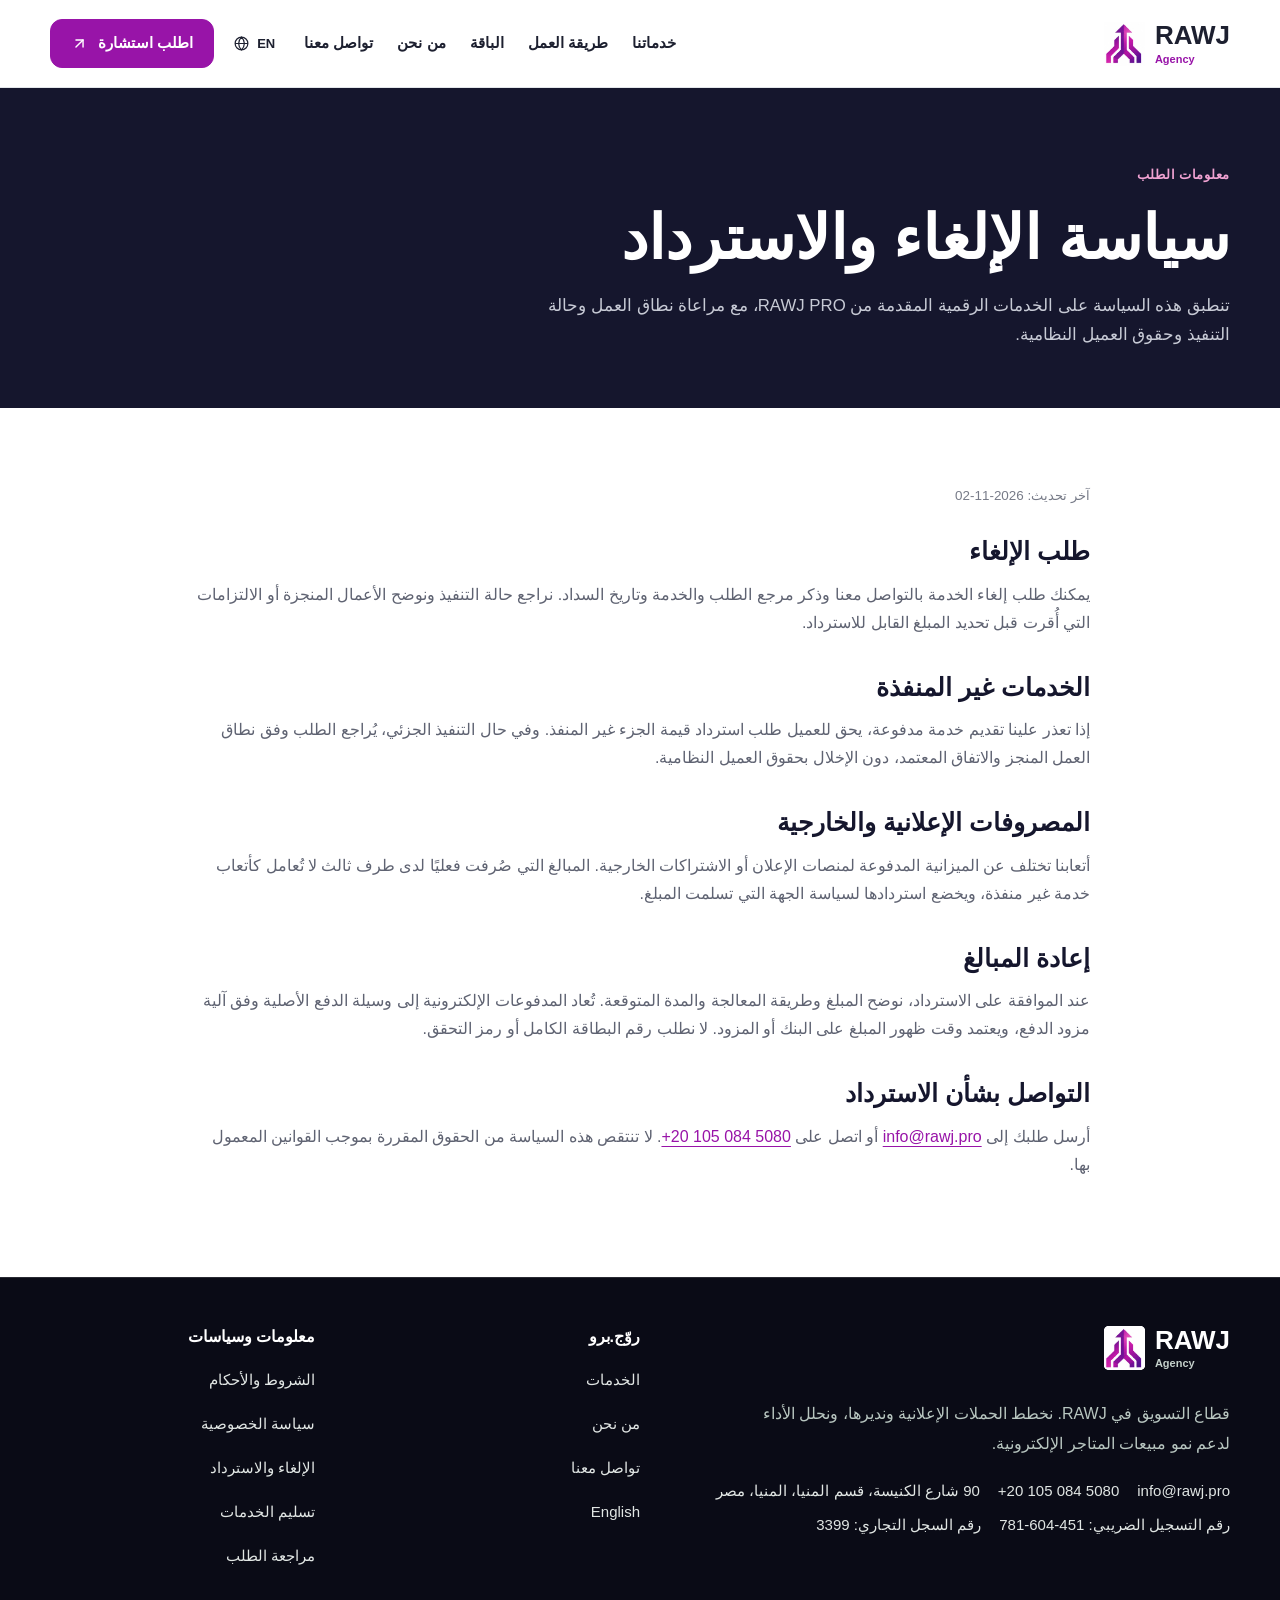
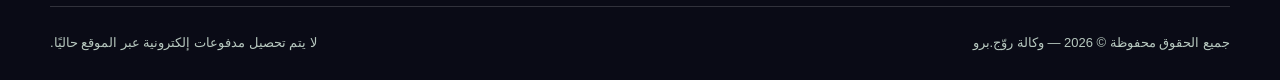
<file: refund.html>
<!doctype html><html lang="ar" dir="rtl"><head><meta http-equiv="Content-Security-Policy" content="default-src 'self'; script-src 'self'; style-src 'self' 'unsafe-inline' https://fonts.googleapis.com; font-src 'self' https://fonts.gstatic.com; img-src 'self' data:; connect-src 'self' https://agency-paymob-usd.moodyads.workers.dev; base-uri 'self'; object-src 'none'; form-action 'self'; upgrade-insecure-requests"><meta name="referrer" content="strict-origin-when-cross-origin"><meta charset="utf-8"><meta name="viewport" content="width=device-width,initial-scale=1"><title>سياسة الإلغاء والاسترداد | وكالة روّج.برو</title><meta name="description" content="سياسة إلغاء واسترداد الخدمات الرقمية المقدمة من وكالة روّج.برو."><link rel="canonical" href="https://agency.rawj.pro/refund.html"><link rel="preconnect" href="https://fonts.googleapis.com"><link rel="preconnect" href="https://fonts.gstatic.com" crossorigin><link rel="stylesheet" href="https://fonts.googleapis.com/css2?family=Tajawal:wght@400;500;700;800;900&display=swap"><link rel="icon" type="image/webp" href="/smalll.webp"><meta name="theme-color" content="#15162d"><link rel="stylesheet" href="/style.css?v=20261126-independent"><link rel="stylesheet" href="/policies.css?v=20261006-unified"><script defer src="/site.js?v=20261126-independent"></script><link rel="stylesheet" href="/brand-system.css?v=20261101-family"><link rel="stylesheet" href="/agency-chrome.css?v=20261126-independent"></head><body class="policy-page rawj-frame" data-rawj-brand="agency">
<a class="skip" href="#main">انتقل إلى المحتوى</a><header class="site-header rawj-site-header" data-rawj-brand="agency"><div class="rawj-header-inner"><a class="rawj-brand rawj-agency" href="/" aria-label="RAWJ Agency — الرئيسية"><span class="rawj-brand-mark brand-viewport"><img src="/rawj-brand-family.webp" alt="" width="1774" height="887"></span><span class="rawj-brand-copy"><span class="rawj-brand-name">RAWJ</span> <span class="rawj-brand-label">Agency</span></span></a><nav class="rawj-main-nav" id="site-nav" aria-label="القائمة الرئيسية"><a href="/services.html">خدماتنا</a><a href="/#process">طريقة العمل</a><a href="/#package">الباقة</a><a href="/about.html">من نحن</a><a href="/contact.html">تواصل معنا</a><a class="rawj-mobile-cta" href="/#consultation">اطلب استشارة<svg width="17" height="17" viewBox="0 0 24 24" fill="none" stroke="currentColor" stroke-width="2" stroke-linecap="round" stroke-linejoin="round" aria-hidden="true"><path d="M7 7h10v10"></path><path d="M7 17 17 7"></path></svg></a></nav><div class="rawj-header-actions"><a class="rawj-language" href="/en/" dir="ltr" lang="en"><svg viewBox="0 0 24 24" fill="none" stroke="currentColor" stroke-width="1.7" aria-hidden="true"><circle cx="12" cy="12" r="9"></circle><path d="M3 12h18M12 3c3 3 4 6 4 9s-1 6-4 9c-3-3-4-6-4-9s1-6 4-9Z"></path></svg>EN</a><a class="rawj-header-cta" href="/#consultation">اطلب استشارة<svg width="17" height="17" viewBox="0 0 24 24" fill="none" stroke="currentColor" stroke-width="2" stroke-linecap="round" stroke-linejoin="round" aria-hidden="true"><path d="M7 7h10v10"></path><path d="M7 17 17 7"></path></svg></a><button class="rawj-menu-toggle" type="button" aria-expanded="false" aria-controls="site-nav" aria-label="فتح القائمة" data-menu-toggle><svg viewBox="0 0 24 24" fill="none" stroke="currentColor" stroke-width="1.8" stroke-linecap="round" aria-hidden="true"><path d="M4 6h16M4 12h16M4 18h16"></path></svg></button></div></div></header>
<main id="main"><section class="inner-hero"><div class="container"><span class="eyebrow">معلومات الطلب</span><h1>سياسة الإلغاء والاسترداد</h1><p>تنطبق هذه السياسة على الخدمات الرقمية المقدمة من RAWJ PRO، مع مراعاة نطاق العمل وحالة التنفيذ وحقوق العميل النظامية.</p></div></section><div class="inner-content"><p class="policy-date">آخر تحديث: <time datetime="2026-11-02">2026-11-02</time></p><section class="policy-section"><h2>طلب الإلغاء</h2><p>يمكنك طلب إلغاء الخدمة بالتواصل معنا وذكر مرجع الطلب والخدمة وتاريخ السداد. نراجع حالة التنفيذ ونوضح الأعمال المنجزة أو الالتزامات التي أُقرت قبل تحديد المبلغ القابل للاسترداد.</p></section><section class="policy-section"><h2>الخدمات غير المنفذة</h2><p>إذا تعذر علينا تقديم خدمة مدفوعة، يحق للعميل طلب استرداد قيمة الجزء غير المنفذ. وفي حال التنفيذ الجزئي، يُراجع الطلب وفق نطاق العمل المنجز والاتفاق المعتمد، دون الإخلال بحقوق العميل النظامية.</p></section><section class="policy-section"><h2>المصروفات الإعلانية والخارجية</h2><p>أتعابنا تختلف عن الميزانية المدفوعة لمنصات الإعلان أو الاشتراكات الخارجية. المبالغ التي صُرفت فعليًا لدى طرف ثالث لا تُعامل كأتعاب خدمة غير منفذة، ويخضع استردادها لسياسة الجهة التي تسلمت المبلغ.</p></section><section class="policy-section"><h2>إعادة المبالغ</h2><p>عند الموافقة على الاسترداد، نوضح المبلغ وطريقة المعالجة والمدة المتوقعة. تُعاد المدفوعات الإلكترونية إلى وسيلة الدفع الأصلية وفق آلية مزود الدفع، ويعتمد وقت ظهور المبلغ على البنك أو المزود. لا نطلب رقم البطاقة الكامل أو رمز التحقق.</p></section><section class="policy-section"><h2>التواصل بشأن الاسترداد</h2><p>أرسل طلبك إلى <a href="mailto:info@rawj.pro">info@rawj.pro</a> أو اتصل على <a href="tel:+201050845080" dir="ltr">+20 105 084 5080</a>. لا تنتقص هذه السياسة من الحقوق المقررة بموجب القوانين المعمول بها.</p></section></div></main>
<footer class="site-footer rawj-site-footer" data-rawj-brand="agency"><div class="rawj-footer-inner"><div class="footer-grid rawj-footer-top"><div class="footer-brand"><a class="rawj-brand rawj-agency" href="/" aria-label="RAWJ Agency — الرئيسية"><span class="rawj-brand-mark brand-viewport"><img src="/rawj-brand-family.webp" alt="" width="1774" height="887"></span><span class="rawj-brand-copy"><span class="rawj-brand-name">RAWJ</span> <span class="rawj-brand-label">Agency</span></span></a><p class="rawj-footer-description">قطاع التسويق في RAWJ. نخطط الحملات الإعلانية ونديرها، ونحلل الأداء لدعم نمو مبيعات المتاجر الإلكترونية.</p><address class="footer-contact"><a href="mailto:info@rawj.pro">info@rawj.pro</a><a href="tel:+201050845080" dir="ltr">+20 105 084 5080</a><span>90 شارع الكنيسة، قسم المنيا، المنيا، مصر</span><span>رقم التسجيل الضريبي: <bdi>781-604-451</bdi></span><span>رقم السجل التجاري: <bdi>3399</bdi></span></address></div><div><h3>روّج.برو</h3><ul class="footer-links"><li><a href="/services.html">الخدمات</a></li><li><a href="/about.html">من نحن</a></li><li><a href="/contact.html">تواصل معنا</a></li><li><a href="/en/" lang="en">English</a></li></ul></div><div><h3>معلومات وسياسات</h3><ul class="footer-links"><li><a href="/terms.html">الشروط والأحكام</a></li><li><a href="/privacy.html">سياسة الخصوصية</a></li><li><a href="/refund.html">الإلغاء والاسترداد</a></li><li><a href="/shipping.html">تسليم الخدمات</a></li><li><a href="/checkout.html">مراجعة الطلب</a></li></ul></div></div><div class="footer-bottom rawj-footer-bottom"><span>جميع الحقوق محفوظة © 2026 — وكالة روّج.برو</span><span>لا يتم تحصيل مدفوعات إلكترونية عبر الموقع حاليًا.</span></div></div></footer></body></html>
</file>
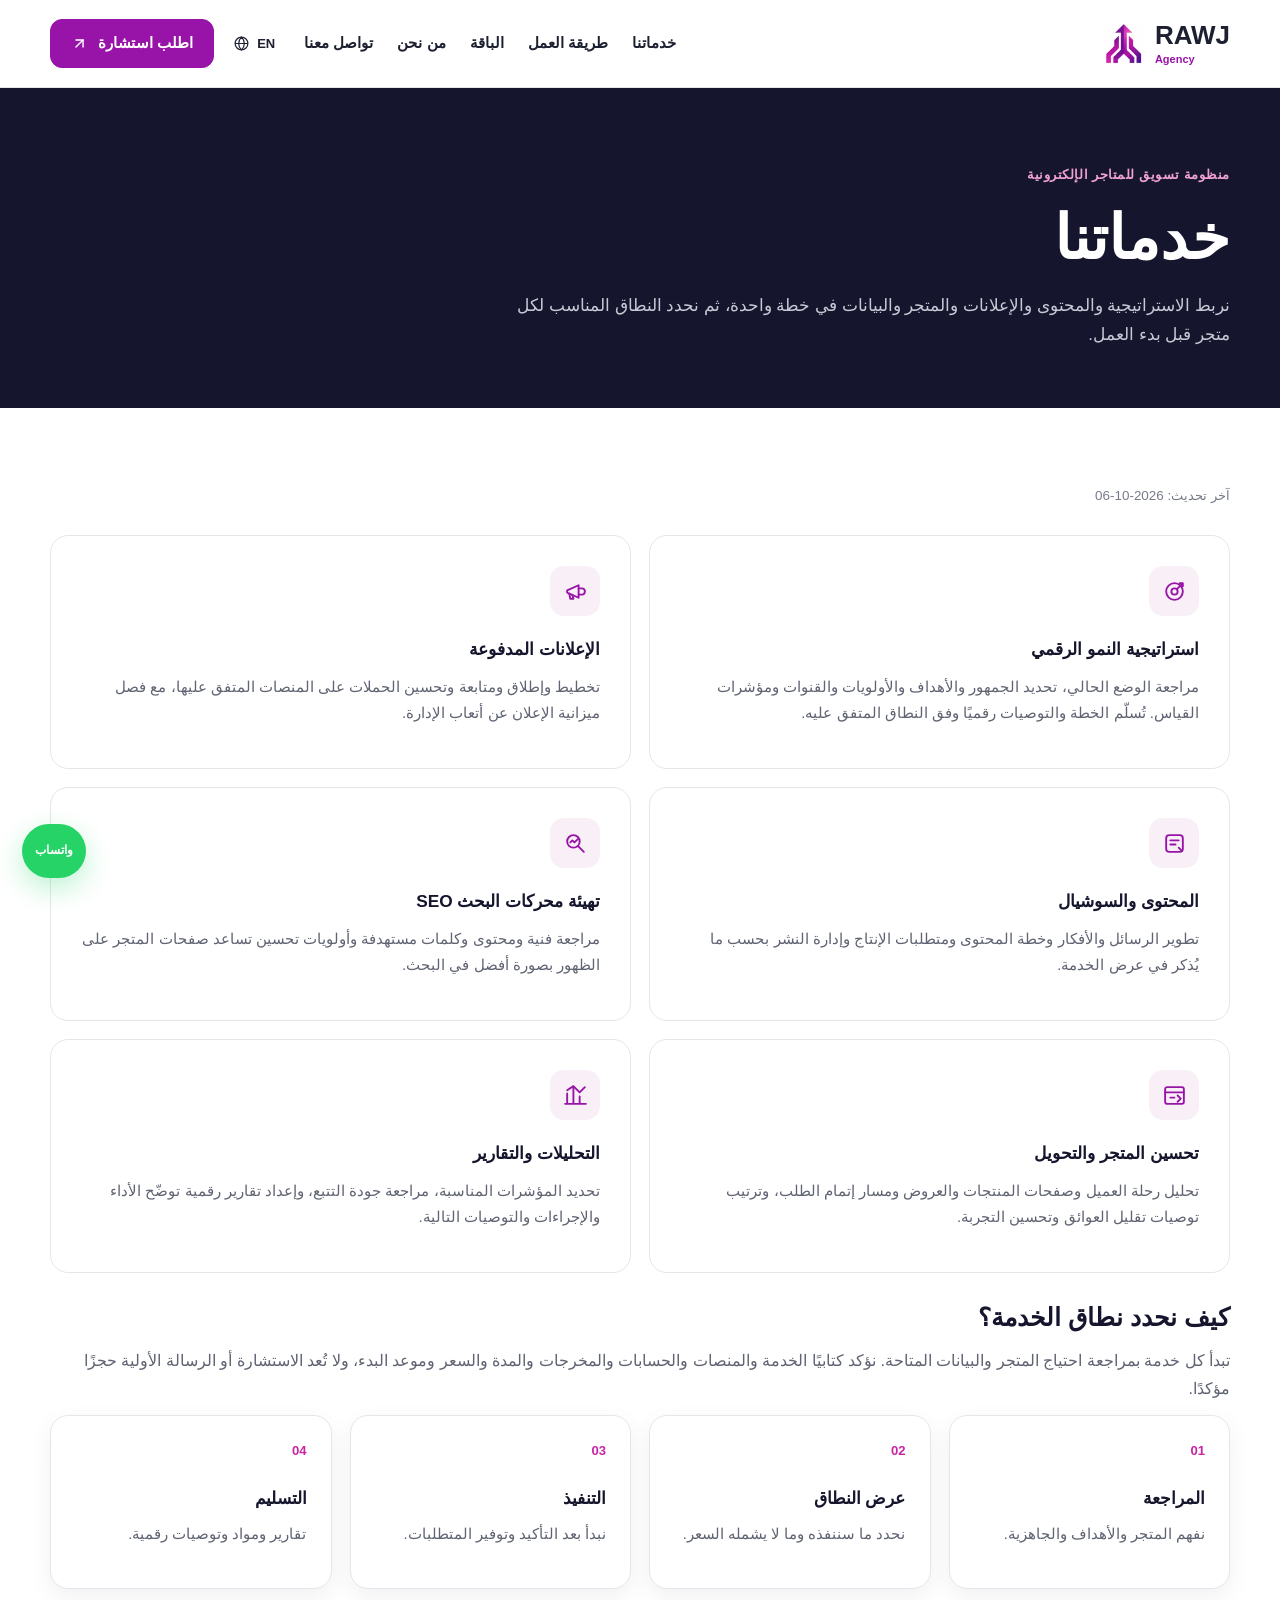
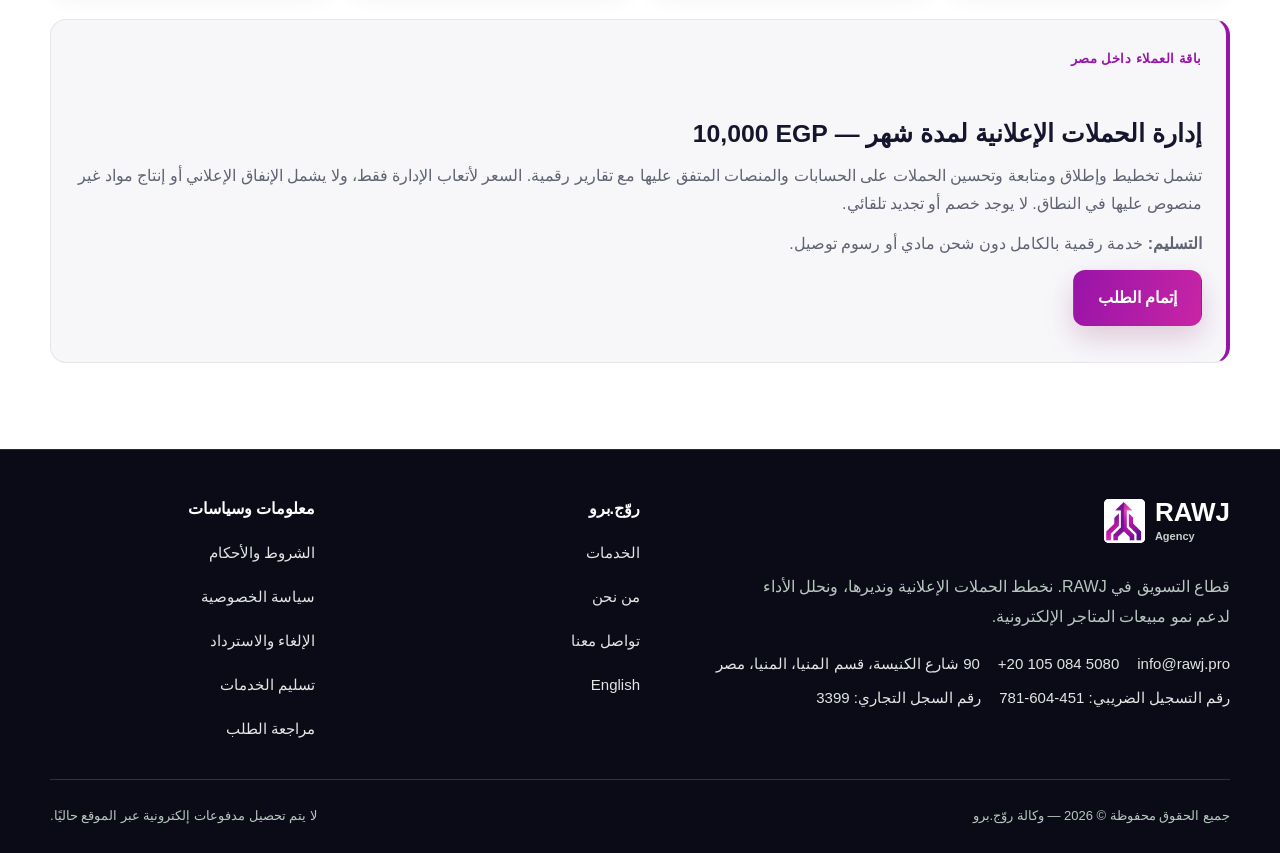
<file: services.html>
<!doctype html>
<html lang="ar" dir="rtl">
<head><meta http-equiv="Content-Security-Policy" content="default-src 'self'; script-src 'self'; style-src 'self' 'unsafe-inline' https://fonts.googleapis.com; font-src 'self' https://fonts.gstatic.com; img-src 'self' data:; connect-src 'self' https://agency-paymob-usd.moodyads.workers.dev; base-uri 'self'; object-src 'none'; form-action 'self'; upgrade-insecure-requests"><meta name="referrer" content="strict-origin-when-cross-origin">
  <meta charset="utf-8"><meta name="viewport" content="width=device-width, initial-scale=1">
  <title>خدمات التسويق الرقمي للمتاجر | روّج.برو</title>
  <meta name="description" content="تفاصيل خدمات روّج.برو المتكاملة للمتاجر الإلكترونية: الاستراتيجية، الإعلانات، المحتوى، SEO، تحسين التحويل والتحليلات.">
  <link rel="canonical" href="https://agency.rawj.pro/services.html"><link rel="alternate" hreflang="ar" href="https://agency.rawj.pro/services.html"><link rel="alternate" hreflang="x-default" href="https://agency.rawj.pro/services.html">
  <link rel="preconnect" href="https://fonts.googleapis.com"><link rel="preconnect" href="https://fonts.gstatic.com" crossorigin><link rel="stylesheet" href="https://fonts.googleapis.com/css2?family=Tajawal:wght@400;500;700;800;900&display=swap">
  <link rel="icon" type="image/webp" href="/smalll.webp"><meta name="theme-color" content="#15162d"><link rel="stylesheet" href="/style.css?v=20261126-independent"><link rel="stylesheet" href="/policies.css?v=20261006-unified"><script defer src="/site.js?v=20261126-independent"></script>
<link rel="stylesheet" href="/brand-system.css?v=20261101-family"><link rel="stylesheet" href="/agency-chrome.css?v=20261126-independent"></head>
<body class="policy-page rawj-frame" data-rawj-brand="agency">
  <a class="skip" href="#main">انتقل إلى المحتوى</a>
  <header class="site-header rawj-site-header" data-rawj-brand="agency"><div class="rawj-header-inner"><a class="rawj-brand rawj-agency" href="/" aria-label="RAWJ Agency — الرئيسية"><span class="rawj-brand-mark brand-viewport"><img src="/rawj-brand-family.webp" alt="" width="1774" height="887"></span><span class="rawj-brand-copy"><span class="rawj-brand-name">RAWJ</span> <span class="rawj-brand-label">Agency</span></span></a><nav class="rawj-main-nav" id="site-nav" aria-label="القائمة الرئيسية"><a href="/services.html">خدماتنا</a><a href="/#process">طريقة العمل</a><a href="/#package">الباقة</a><a href="/about.html">من نحن</a><a href="/contact.html">تواصل معنا</a><a class="rawj-mobile-cta" href="/#consultation">اطلب استشارة<svg width="17" height="17" viewBox="0 0 24 24" fill="none" stroke="currentColor" stroke-width="2" stroke-linecap="round" stroke-linejoin="round" aria-hidden="true"><path d="M7 7h10v10"></path><path d="M7 17 17 7"></path></svg></a></nav><div class="rawj-header-actions"><a class="rawj-language" href="/en/" dir="ltr" lang="en"><svg viewBox="0 0 24 24" fill="none" stroke="currentColor" stroke-width="1.7" aria-hidden="true"><circle cx="12" cy="12" r="9"></circle><path d="M3 12h18M12 3c3 3 4 6 4 9s-1 6-4 9c-3-3-4-6-4-9s1-6 4-9Z"></path></svg>EN</a><a class="rawj-header-cta" href="/#consultation">اطلب استشارة<svg width="17" height="17" viewBox="0 0 24 24" fill="none" stroke="currentColor" stroke-width="2" stroke-linecap="round" stroke-linejoin="round" aria-hidden="true"><path d="M7 7h10v10"></path><path d="M7 17 17 7"></path></svg></a><button class="rawj-menu-toggle" type="button" aria-expanded="false" aria-controls="site-nav" aria-label="فتح القائمة" data-menu-toggle><svg viewBox="0 0 24 24" fill="none" stroke="currentColor" stroke-width="1.8" stroke-linecap="round" aria-hidden="true"><path d="M4 6h16M4 12h16M4 18h16"></path></svg></button></div></div></header>
  <main id="main">
    <section class="inner-hero"><div class="container"><span class="eyebrow">منظومة تسويق للمتاجر الإلكترونية</span><h1>خدماتنا</h1><p>نربط الاستراتيجية والمحتوى والإعلانات والمتجر والبيانات في خطة واحدة، ثم نحدد النطاق المناسب لكل متجر قبل بدء العمل.</p></div></section>
    <div class="inner-content wide">
      <p class="policy-date">آخر تحديث: <time datetime="2026-10-06">2026-10-06</time></p>
      <div class="service-detail-grid">
        <article class="service-card"><div class="icon-box"><svg viewBox="0 0 24 24" aria-hidden="true"><circle cx="12" cy="12" r="8"></circle><circle cx="12" cy="12" r="3"></circle><path d="M15 9l5-5M17 4h3v3"></path></svg></div><h3>استراتيجية النمو الرقمي</h3><p>مراجعة الوضع الحالي، تحديد الجمهور والأهداف والأولويات والقنوات ومؤشرات القياس. تُسلّم الخطة والتوصيات رقميًا وفق النطاق المتفق عليه.</p></article>
        <article class="service-card"><div class="icon-box"><svg viewBox="0 0 24 24" aria-hidden="true"><path d="M4 13v-2l11-5v12L4 13z"></path><path d="M15 9h3a3 3 0 010 6h-3M6 14l1 5h3l-1-4"></path></svg></div><h3>الإعلانات المدفوعة</h3><p>تخطيط وإطلاق ومتابعة وتحسين الحملات على المنصات المتفق عليها، مع فصل ميزانية الإعلان عن أتعاب الإدارة.</p></article>
        <article class="service-card"><div class="icon-box"><svg viewBox="0 0 24 24" aria-hidden="true"><rect x="4" y="4" width="16" height="16" rx="3"></rect><path d="M8 9h8M8 13h5M16 16l3 3"></path></svg></div><h3>المحتوى والسوشيال</h3><p>تطوير الرسائل والأفكار وخطة المحتوى ومتطلبات الإنتاج وإدارة النشر بحسب ما يُذكر في عرض الخدمة.</p></article>
        <article class="service-card"><div class="icon-box"><svg viewBox="0 0 24 24" aria-hidden="true"><circle cx="10" cy="10" r="6"></circle><path d="M14.5 14.5L20 20M7 11l2-2 2 2 3-3"></path></svg></div><h3>تهيئة محركات البحث SEO</h3><p>مراجعة فنية ومحتوى وكلمات مستهدفة وأولويات تحسين تساعد صفحات المتجر على الظهور بصورة أفضل في البحث.</p></article>
        <article class="service-card"><div class="icon-box"><svg viewBox="0 0 24 24" aria-hidden="true"><rect x="3" y="4" width="18" height="16" rx="2"></rect><path d="M3 9h18M8 14h4M15 12l3 3-3 3"></path></svg></div><h3>تحسين المتجر والتحويل</h3><p>تحليل رحلة العميل وصفحات المنتجات والعروض ومسار إتمام الطلب، وترتيب توصيات تقليل العوائق وتحسين التجربة.</p></article>
        <article class="service-card"><div class="icon-box"><svg viewBox="0 0 24 24" aria-hidden="true"><path d="M4 20V10M10 20V4M16 20v-7M22 20H2"></path><path d="M4 7l6-4 6 6 5-5"></path></svg></div><h3>التحليلات والتقارير</h3><p>تحديد المؤشرات المناسبة، مراجعة جودة التتبع، وإعداد تقارير رقمية توضّح الأداء والإجراءات والتوصيات التالية.</p></article>
      </div>

      <section class="policy-section"><h2>كيف نحدد نطاق الخدمة؟</h2><p>تبدأ كل خدمة بمراجعة احتياج المتجر والبيانات المتاحة. نؤكد كتابيًا الخدمة والمنصات والحسابات والمخرجات والمدة والسعر وموعد البدء، ولا تُعد الاستشارة أو الرسالة الأولية حجزًا مؤكدًا.</p><div class="process-grid"><article class="step-card"><h3>المراجعة</h3><p>نفهم المتجر والأهداف والجاهزية.</p></article><article class="step-card"><h3>عرض النطاق</h3><p>نحدد ما سننفذه وما لا يشمله السعر.</p></article><article class="step-card"><h3>التنفيذ</h3><p>نبدأ بعد التأكيد وتوفير المتطلبات.</p></article><article class="step-card"><h3>التسليم</h3><p>تقارير ومواد وتوصيات رقمية.</p></article></div></section>

      <section class="info-card package-summary" aria-labelledby="service-package"><span class="eyebrow">باقة العملاء داخل مصر</span><h2 id="service-package">إدارة الحملات الإعلانية لمدة شهر — <bdi>10,000 EGP</bdi></h2><p>تشمل تخطيط وإطلاق ومتابعة وتحسين الحملات على الحسابات والمنصات المتفق عليها مع تقارير رقمية. السعر لأتعاب الإدارة فقط، ولا يشمل الإنفاق الإعلاني أو إنتاج مواد غير منصوص عليها في النطاق. لا يوجد خصم أو تجديد تلقائي.</p><p><strong>التسليم:</strong> خدمة رقمية بالكامل دون شحن مادي أو رسوم توصيل.</p><p><a class="btn btn-primary" href="/checkout.html">إتمام الطلب</a></p></section>
    </div>
  </main>
  <footer class="site-footer rawj-site-footer" data-rawj-brand="agency"><div class="rawj-footer-inner"><div class="footer-grid rawj-footer-top"><div class="footer-brand"><a class="rawj-brand rawj-agency" href="/" aria-label="RAWJ Agency — الرئيسية"><span class="rawj-brand-mark brand-viewport"><img src="/rawj-brand-family.webp" alt="" width="1774" height="887"></span><span class="rawj-brand-copy"><span class="rawj-brand-name">RAWJ</span> <span class="rawj-brand-label">Agency</span></span></a><p class="rawj-footer-description">قطاع التسويق في RAWJ. نخطط الحملات الإعلانية ونديرها، ونحلل الأداء لدعم نمو مبيعات المتاجر الإلكترونية.</p><address class="footer-contact"><a href="mailto:info@rawj.pro">info@rawj.pro</a><a href="tel:+201050845080" dir="ltr">+20 105 084 5080</a><span>90 شارع الكنيسة، قسم المنيا، المنيا، مصر</span><span>رقم التسجيل الضريبي: <bdi>781-604-451</bdi></span><span>رقم السجل التجاري: <bdi>3399</bdi></span></address></div><div><h3>روّج.برو</h3><ul class="footer-links"><li><a href="/services.html">الخدمات</a></li><li><a href="/about.html">من نحن</a></li><li><a href="/contact.html">تواصل معنا</a></li><li><a href="/en/" lang="en">English</a></li></ul></div><div><h3>معلومات وسياسات</h3><ul class="footer-links"><li><a href="/terms.html">الشروط والأحكام</a></li><li><a href="/privacy.html">سياسة الخصوصية</a></li><li><a href="/refund.html">الإلغاء والاسترداد</a></li><li><a href="/shipping.html">تسليم الخدمات</a></li><li><a href="/checkout.html">مراجعة الطلب</a></li></ul></div></div><div class="footer-bottom rawj-footer-bottom"><span>جميع الحقوق محفوظة © 2026 — وكالة روّج.برو</span><span>لا يتم تحصيل مدفوعات إلكترونية عبر الموقع حاليًا.</span></div></div></footer>
  <a class="whatsapp-float" href="https://wa.me/201050845080" target="_blank" rel="noopener noreferrer" aria-label="التواصل عبر واتساب">واتساب</a>
</body>
</html>
</file>
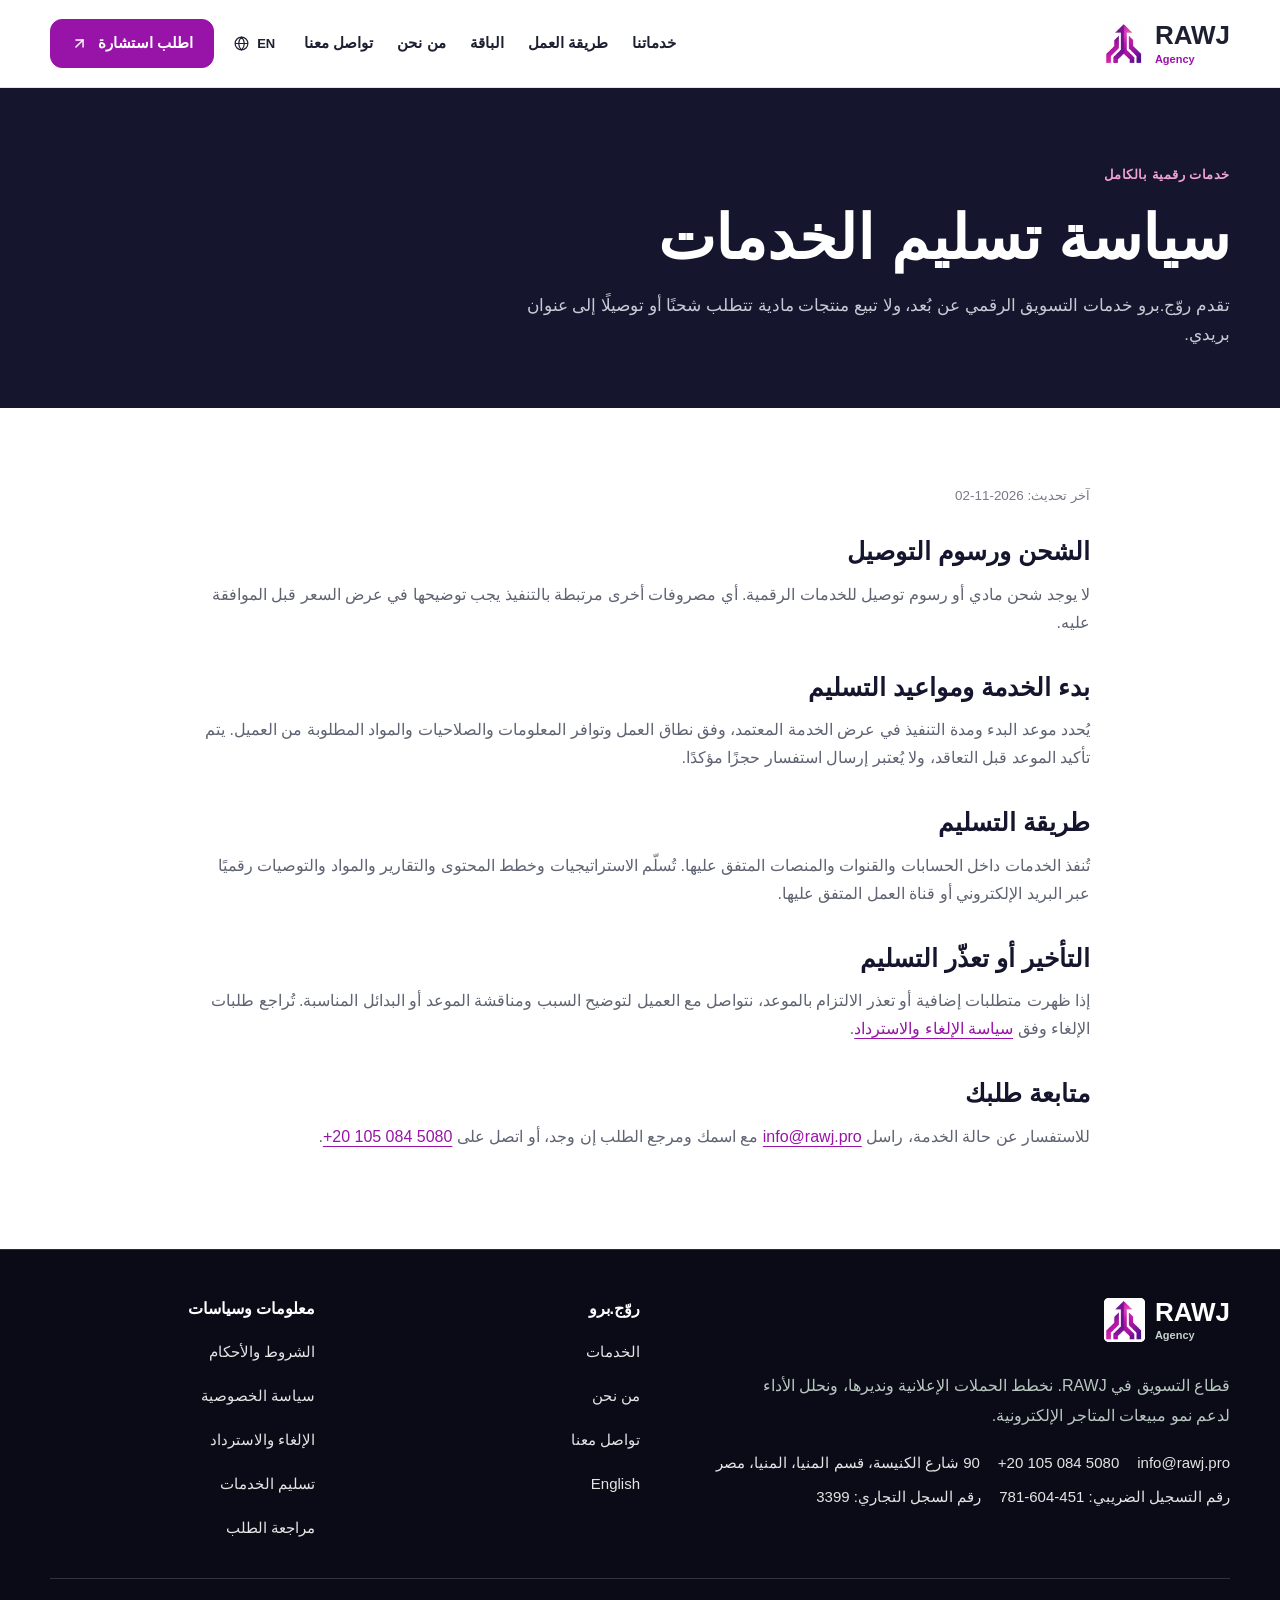
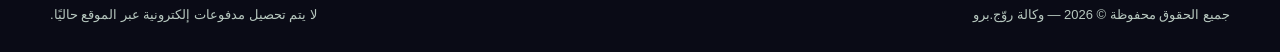
<file: shipping.html>
<!doctype html><html lang="ar" dir="rtl"><head><meta http-equiv="Content-Security-Policy" content="default-src 'self'; script-src 'self'; style-src 'self' 'unsafe-inline' https://fonts.googleapis.com; font-src 'self' https://fonts.gstatic.com; img-src 'self' data:; connect-src 'self' https://agency-paymob-usd.moodyads.workers.dev; base-uri 'self'; object-src 'none'; form-action 'self'; upgrade-insecure-requests"><meta name="referrer" content="strict-origin-when-cross-origin"><meta charset="utf-8"><meta name="viewport" content="width=device-width,initial-scale=1"><title>سياسة تسليم الخدمات | وكالة روّج.برو</title><meta name="description" content="سياسة تسليم خدمات التسويق الرقمي المقدمة عن بُعد من وكالة روّج.برو."><link rel="canonical" href="https://agency.rawj.pro/shipping.html"><link rel="preconnect" href="https://fonts.googleapis.com"><link rel="preconnect" href="https://fonts.gstatic.com" crossorigin><link rel="stylesheet" href="https://fonts.googleapis.com/css2?family=Tajawal:wght@400;500;700;800;900&display=swap"><link rel="icon" type="image/webp" href="/smalll.webp"><meta name="theme-color" content="#15162d"><link rel="stylesheet" href="/style.css?v=20261126-independent"><link rel="stylesheet" href="/policies.css?v=20261006-unified"><script defer src="/site.js?v=20261126-independent"></script><link rel="stylesheet" href="/brand-system.css?v=20261101-family"><link rel="stylesheet" href="/agency-chrome.css?v=20261126-independent"></head><body class="policy-page rawj-frame" data-rawj-brand="agency">
<a class="skip" href="#main">انتقل إلى المحتوى</a><header class="site-header rawj-site-header" data-rawj-brand="agency"><div class="rawj-header-inner"><a class="rawj-brand rawj-agency" href="/" aria-label="RAWJ Agency — الرئيسية"><span class="rawj-brand-mark brand-viewport"><img src="/rawj-brand-family.webp" alt="" width="1774" height="887"></span><span class="rawj-brand-copy"><span class="rawj-brand-name">RAWJ</span> <span class="rawj-brand-label">Agency</span></span></a><nav class="rawj-main-nav" id="site-nav" aria-label="القائمة الرئيسية"><a href="/services.html">خدماتنا</a><a href="/#process">طريقة العمل</a><a href="/#package">الباقة</a><a href="/about.html">من نحن</a><a href="/contact.html">تواصل معنا</a><a class="rawj-mobile-cta" href="/#consultation">اطلب استشارة<svg width="17" height="17" viewBox="0 0 24 24" fill="none" stroke="currentColor" stroke-width="2" stroke-linecap="round" stroke-linejoin="round" aria-hidden="true"><path d="M7 7h10v10"></path><path d="M7 17 17 7"></path></svg></a></nav><div class="rawj-header-actions"><a class="rawj-language" href="/en/" dir="ltr" lang="en"><svg viewBox="0 0 24 24" fill="none" stroke="currentColor" stroke-width="1.7" aria-hidden="true"><circle cx="12" cy="12" r="9"></circle><path d="M3 12h18M12 3c3 3 4 6 4 9s-1 6-4 9c-3-3-4-6-4-9s1-6 4-9Z"></path></svg>EN</a><a class="rawj-header-cta" href="/#consultation">اطلب استشارة<svg width="17" height="17" viewBox="0 0 24 24" fill="none" stroke="currentColor" stroke-width="2" stroke-linecap="round" stroke-linejoin="round" aria-hidden="true"><path d="M7 7h10v10"></path><path d="M7 17 17 7"></path></svg></a><button class="rawj-menu-toggle" type="button" aria-expanded="false" aria-controls="site-nav" aria-label="فتح القائمة" data-menu-toggle><svg viewBox="0 0 24 24" fill="none" stroke="currentColor" stroke-width="1.8" stroke-linecap="round" aria-hidden="true"><path d="M4 6h16M4 12h16M4 18h16"></path></svg></button></div></div></header>
<main id="main"><section class="inner-hero"><div class="container"><span class="eyebrow">خدمات رقمية بالكامل</span><h1>سياسة تسليم الخدمات</h1><p>تقدم روّج.برو خدمات التسويق الرقمي عن بُعد، ولا تبيع منتجات مادية تتطلب شحنًا أو توصيلًا إلى عنوان بريدي.</p></div></section><div class="inner-content"><p class="policy-date">آخر تحديث: <time datetime="2026-11-02">2026-11-02</time></p><section class="policy-section"><h2>الشحن ورسوم التوصيل</h2><p>لا يوجد شحن مادي أو رسوم توصيل للخدمات الرقمية. أي مصروفات أخرى مرتبطة بالتنفيذ يجب توضيحها في عرض السعر قبل الموافقة عليه.</p></section><section class="policy-section"><h2>بدء الخدمة ومواعيد التسليم</h2><p>يُحدد موعد البدء ومدة التنفيذ في عرض الخدمة المعتمد، وفق نطاق العمل وتوافر المعلومات والصلاحيات والمواد المطلوبة من العميل. يتم تأكيد الموعد قبل التعاقد، ولا يُعتبر إرسال استفسار حجزًا مؤكدًا.</p></section><section class="policy-section"><h2>طريقة التسليم</h2><p>تُنفذ الخدمات داخل الحسابات والقنوات والمنصات المتفق عليها. تُسلّم الاستراتيجيات وخطط المحتوى والتقارير والمواد والتوصيات رقميًا عبر البريد الإلكتروني أو قناة العمل المتفق عليها.</p></section><section class="policy-section"><h2>التأخير أو تعذّر التسليم</h2><p>إذا ظهرت متطلبات إضافية أو تعذر الالتزام بالموعد، نتواصل مع العميل لتوضيح السبب ومناقشة الموعد أو البدائل المناسبة. تُراجع طلبات الإلغاء وفق <a href="/refund.html">سياسة الإلغاء والاسترداد</a>.</p></section><section class="policy-section"><h2>متابعة طلبك</h2><p>للاستفسار عن حالة الخدمة، راسل <a href="mailto:info@rawj.pro">info@rawj.pro</a> مع اسمك ومرجع الطلب إن وجد، أو اتصل على <a href="tel:+201050845080" dir="ltr">+20 105 084 5080</a>.</p></section></div></main>
<footer class="site-footer rawj-site-footer" data-rawj-brand="agency"><div class="rawj-footer-inner"><div class="footer-grid rawj-footer-top"><div class="footer-brand"><a class="rawj-brand rawj-agency" href="/" aria-label="RAWJ Agency — الرئيسية"><span class="rawj-brand-mark brand-viewport"><img src="/rawj-brand-family.webp" alt="" width="1774" height="887"></span><span class="rawj-brand-copy"><span class="rawj-brand-name">RAWJ</span> <span class="rawj-brand-label">Agency</span></span></a><p class="rawj-footer-description">قطاع التسويق في RAWJ. نخطط الحملات الإعلانية ونديرها، ونحلل الأداء لدعم نمو مبيعات المتاجر الإلكترونية.</p><address class="footer-contact"><a href="mailto:info@rawj.pro">info@rawj.pro</a><a href="tel:+201050845080" dir="ltr">+20 105 084 5080</a><span>90 شارع الكنيسة، قسم المنيا، المنيا، مصر</span><span>رقم التسجيل الضريبي: <bdi>781-604-451</bdi></span><span>رقم السجل التجاري: <bdi>3399</bdi></span></address></div><div><h3>روّج.برو</h3><ul class="footer-links"><li><a href="/services.html">الخدمات</a></li><li><a href="/about.html">من نحن</a></li><li><a href="/contact.html">تواصل معنا</a></li><li><a href="/en/" lang="en">English</a></li></ul></div><div><h3>معلومات وسياسات</h3><ul class="footer-links"><li><a href="/terms.html">الشروط والأحكام</a></li><li><a href="/privacy.html">سياسة الخصوصية</a></li><li><a href="/refund.html">الإلغاء والاسترداد</a></li><li><a href="/shipping.html">تسليم الخدمات</a></li><li><a href="/checkout.html">مراجعة الطلب</a></li></ul></div></div><div class="footer-bottom rawj-footer-bottom"><span>جميع الحقوق محفوظة © 2026 — وكالة روّج.برو</span><span>لا يتم تحصيل مدفوعات إلكترونية عبر الموقع حاليًا.</span></div></div></footer></body></html>
</file>
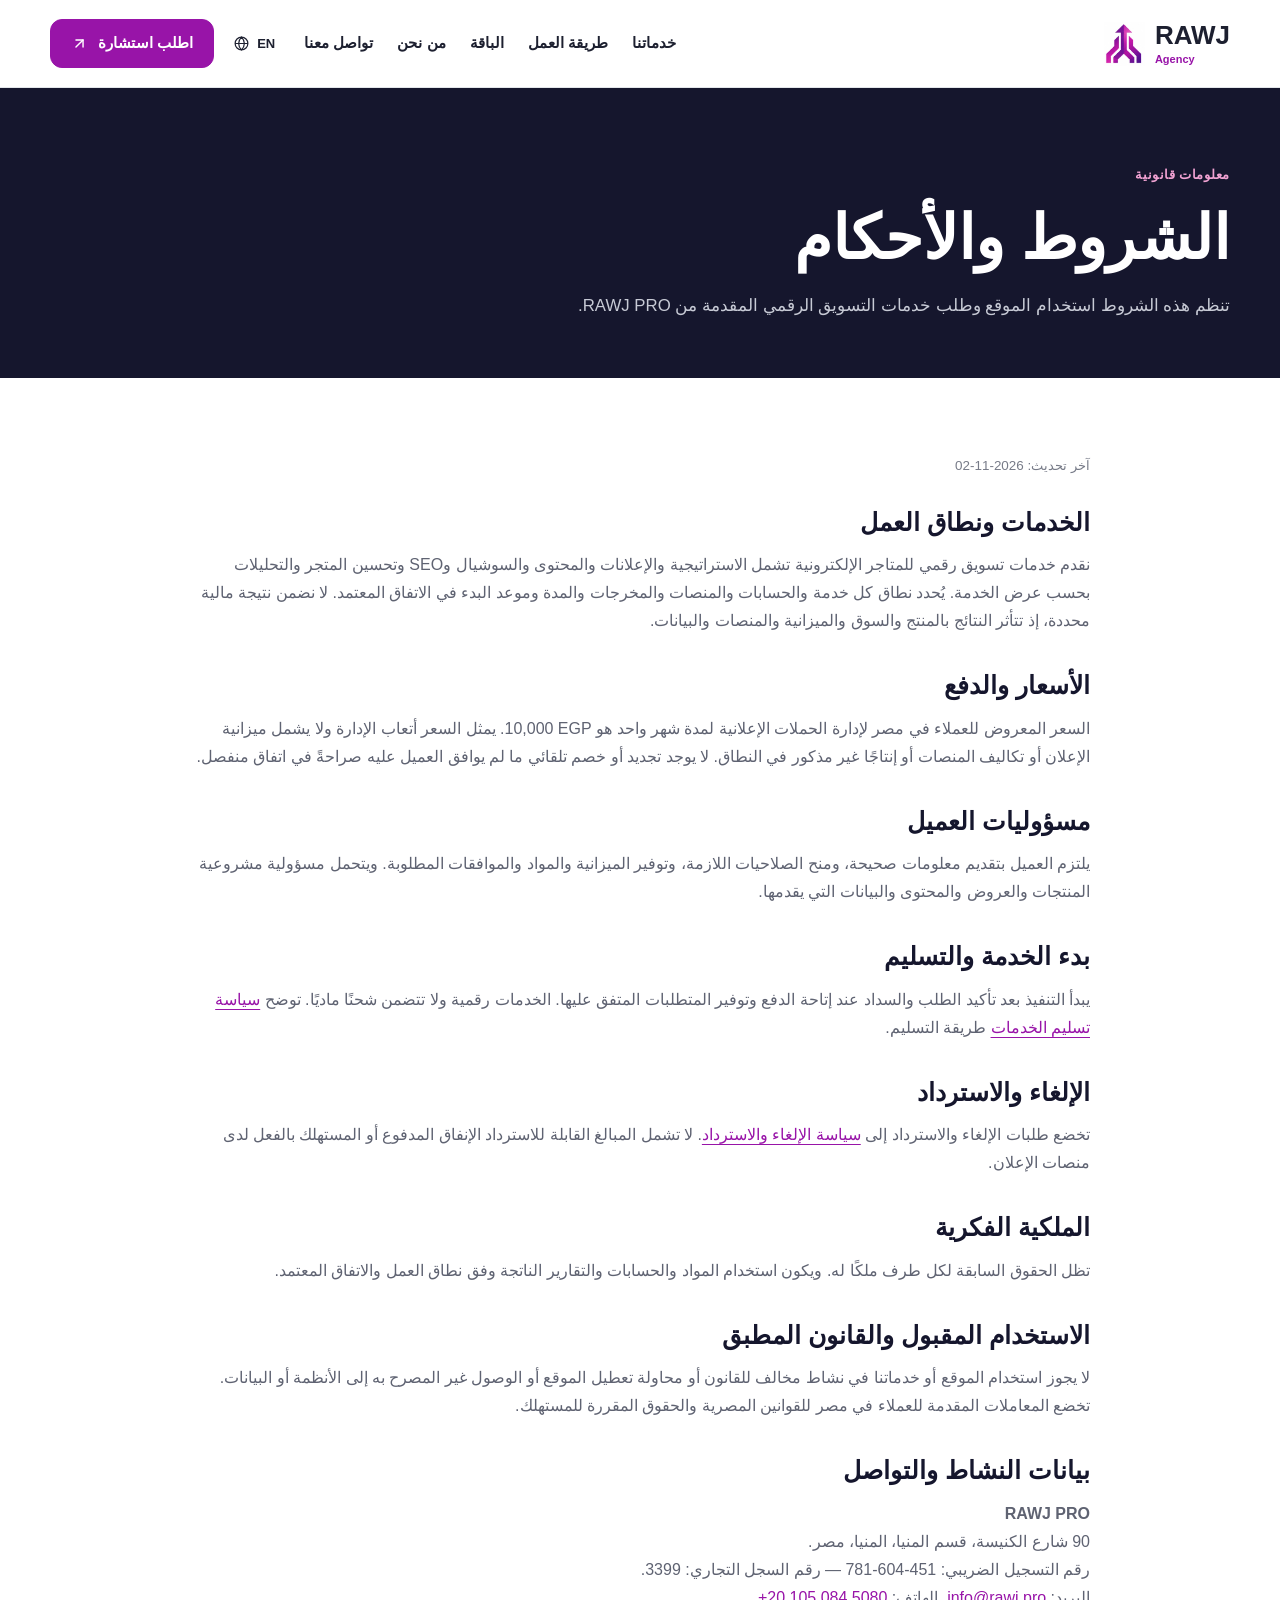
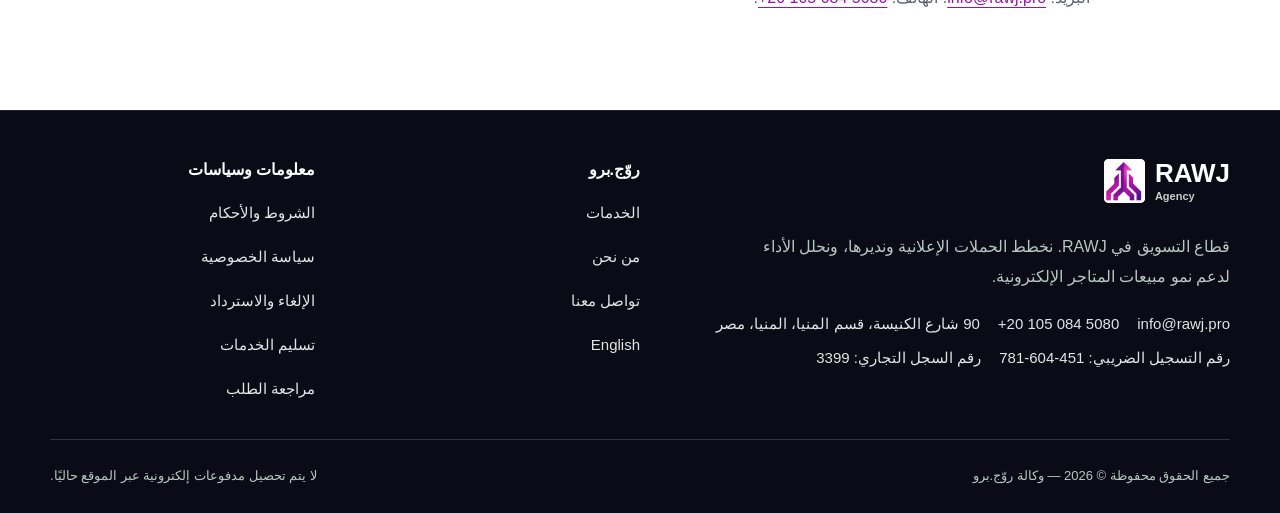
<file: terms.html>
<!doctype html><html lang="ar" dir="rtl"><head><meta http-equiv="Content-Security-Policy" content="default-src 'self'; script-src 'self'; style-src 'self' 'unsafe-inline' https://fonts.googleapis.com; font-src 'self' https://fonts.gstatic.com; img-src 'self' data:; connect-src 'self' https://agency-paymob-usd.moodyads.workers.dev; base-uri 'self'; object-src 'none'; form-action 'self'; upgrade-insecure-requests"><meta name="referrer" content="strict-origin-when-cross-origin"><meta charset="utf-8"><meta name="viewport" content="width=device-width,initial-scale=1"><title>الشروط والأحكام | وكالة روّج.برو</title><meta name="description" content="الشروط والأحكام المنظمة لاستخدام موقع روّج.برو وطلب خدمات التسويق الرقمي."><link rel="canonical" href="https://agency.rawj.pro/terms.html"><link rel="preconnect" href="https://fonts.googleapis.com"><link rel="preconnect" href="https://fonts.gstatic.com" crossorigin><link rel="stylesheet" href="https://fonts.googleapis.com/css2?family=Tajawal:wght@400;500;700;800;900&display=swap"><link rel="icon" type="image/webp" href="/smalll.webp"><meta name="theme-color" content="#15162d"><link rel="stylesheet" href="/style.css?v=20261126-independent"><link rel="stylesheet" href="/policies.css?v=20261006-unified"><script defer src="/site.js?v=20261126-independent"></script><link rel="stylesheet" href="/brand-system.css?v=20261101-family"><link rel="stylesheet" href="/agency-chrome.css?v=20261126-independent"></head><body class="policy-page rawj-frame" data-rawj-brand="agency">
<a class="skip" href="#main">انتقل إلى المحتوى</a><header class="site-header rawj-site-header" data-rawj-brand="agency"><div class="rawj-header-inner"><a class="rawj-brand rawj-agency" href="/" aria-label="RAWJ Agency — الرئيسية"><span class="rawj-brand-mark brand-viewport"><img src="/rawj-brand-family.webp" alt="" width="1774" height="887"></span><span class="rawj-brand-copy"><span class="rawj-brand-name">RAWJ</span> <span class="rawj-brand-label">Agency</span></span></a><nav class="rawj-main-nav" id="site-nav" aria-label="القائمة الرئيسية"><a href="/services.html">خدماتنا</a><a href="/#process">طريقة العمل</a><a href="/#package">الباقة</a><a href="/about.html">من نحن</a><a href="/contact.html">تواصل معنا</a><a class="rawj-mobile-cta" href="/#consultation">اطلب استشارة<svg width="17" height="17" viewBox="0 0 24 24" fill="none" stroke="currentColor" stroke-width="2" stroke-linecap="round" stroke-linejoin="round" aria-hidden="true"><path d="M7 7h10v10"></path><path d="M7 17 17 7"></path></svg></a></nav><div class="rawj-header-actions"><a class="rawj-language" href="/en/" dir="ltr" lang="en"><svg viewBox="0 0 24 24" fill="none" stroke="currentColor" stroke-width="1.7" aria-hidden="true"><circle cx="12" cy="12" r="9"></circle><path d="M3 12h18M12 3c3 3 4 6 4 9s-1 6-4 9c-3-3-4-6-4-9s1-6 4-9Z"></path></svg>EN</a><a class="rawj-header-cta" href="/#consultation">اطلب استشارة<svg width="17" height="17" viewBox="0 0 24 24" fill="none" stroke="currentColor" stroke-width="2" stroke-linecap="round" stroke-linejoin="round" aria-hidden="true"><path d="M7 7h10v10"></path><path d="M7 17 17 7"></path></svg></a><button class="rawj-menu-toggle" type="button" aria-expanded="false" aria-controls="site-nav" aria-label="فتح القائمة" data-menu-toggle><svg viewBox="0 0 24 24" fill="none" stroke="currentColor" stroke-width="1.8" stroke-linecap="round" aria-hidden="true"><path d="M4 6h16M4 12h16M4 18h16"></path></svg></button></div></div></header>
<main id="main"><section class="inner-hero"><div class="container"><span class="eyebrow">معلومات قانونية</span><h1>الشروط والأحكام</h1><p>تنظم هذه الشروط استخدام الموقع وطلب خدمات التسويق الرقمي المقدمة من RAWJ PRO.</p></div></section><div class="inner-content"><p class="policy-date">آخر تحديث: <time datetime="2026-11-02">2026-11-02</time></p><section class="policy-section"><h2>الخدمات ونطاق العمل</h2><p>نقدم خدمات تسويق رقمي للمتاجر الإلكترونية تشمل الاستراتيجية والإعلانات والمحتوى والسوشيال وSEO وتحسين المتجر والتحليلات بحسب عرض الخدمة. يُحدد نطاق كل خدمة والحسابات والمنصات والمخرجات والمدة وموعد البدء في الاتفاق المعتمد. لا نضمن نتيجة مالية محددة، إذ تتأثر النتائج بالمنتج والسوق والميزانية والمنصات والبيانات.</p></section><section class="policy-section"><h2>الأسعار والدفع</h2><p>السعر المعروض للعملاء في مصر لإدارة الحملات الإعلانية لمدة شهر واحد هو <bdi>10,000 EGP</bdi>. يمثل السعر أتعاب الإدارة ولا يشمل ميزانية الإعلان أو تكاليف المنصات أو إنتاجًا غير مذكور في النطاق. لا يوجد تجديد أو خصم تلقائي ما لم يوافق العميل عليه صراحةً في اتفاق منفصل.</p></section><section class="policy-section"><h2>مسؤوليات العميل</h2><p>يلتزم العميل بتقديم معلومات صحيحة، ومنح الصلاحيات اللازمة، وتوفير الميزانية والمواد والموافقات المطلوبة. ويتحمل مسؤولية مشروعية المنتجات والعروض والمحتوى والبيانات التي يقدمها.</p></section><section class="policy-section"><h2>بدء الخدمة والتسليم</h2><p>يبدأ التنفيذ بعد تأكيد الطلب والسداد عند إتاحة الدفع وتوفير المتطلبات المتفق عليها. الخدمات رقمية ولا تتضمن شحنًا ماديًا. توضح <a href="/shipping.html">سياسة تسليم الخدمات</a> طريقة التسليم.</p></section><section class="policy-section"><h2>الإلغاء والاسترداد</h2><p>تخضع طلبات الإلغاء والاسترداد إلى <a href="/refund.html">سياسة الإلغاء والاسترداد</a>. لا تشمل المبالغ القابلة للاسترداد الإنفاق المدفوع أو المستهلك بالفعل لدى منصات الإعلان.</p></section><section class="policy-section"><h2>الملكية الفكرية</h2><p>تظل الحقوق السابقة لكل طرف ملكًا له. ويكون استخدام المواد والحسابات والتقارير الناتجة وفق نطاق العمل والاتفاق المعتمد.</p></section><section class="policy-section"><h2>الاستخدام المقبول والقانون المطبق</h2><p>لا يجوز استخدام الموقع أو خدماتنا في نشاط مخالف للقانون أو محاولة تعطيل الموقع أو الوصول غير المصرح به إلى الأنظمة أو البيانات. تخضع المعاملات المقدمة للعملاء في مصر للقوانين المصرية والحقوق المقررة للمستهلك.</p></section><section class="policy-section"><h2>بيانات النشاط والتواصل</h2><p><strong>RAWJ PRO</strong><br>90 شارع الكنيسة، قسم المنيا، المنيا، مصر.<br>رقم التسجيل الضريبي: <bdi>781-604-451</bdi> — رقم السجل التجاري: <bdi>3399</bdi>.<br>البريد: <a href="mailto:info@rawj.pro">info@rawj.pro</a>. الهاتف: <a href="tel:+201050845080" dir="ltr">+20 105 084 5080</a>.</p></section></div></main>
<footer class="site-footer rawj-site-footer" data-rawj-brand="agency"><div class="rawj-footer-inner"><div class="footer-grid rawj-footer-top"><div class="footer-brand"><a class="rawj-brand rawj-agency" href="/" aria-label="RAWJ Agency — الرئيسية"><span class="rawj-brand-mark brand-viewport"><img src="/rawj-brand-family.webp" alt="" width="1774" height="887"></span><span class="rawj-brand-copy"><span class="rawj-brand-name">RAWJ</span> <span class="rawj-brand-label">Agency</span></span></a><p class="rawj-footer-description">قطاع التسويق في RAWJ. نخطط الحملات الإعلانية ونديرها، ونحلل الأداء لدعم نمو مبيعات المتاجر الإلكترونية.</p><address class="footer-contact"><a href="mailto:info@rawj.pro">info@rawj.pro</a><a href="tel:+201050845080" dir="ltr">+20 105 084 5080</a><span>90 شارع الكنيسة، قسم المنيا، المنيا، مصر</span><span>رقم التسجيل الضريبي: <bdi>781-604-451</bdi></span><span>رقم السجل التجاري: <bdi>3399</bdi></span></address></div><div><h3>روّج.برو</h3><ul class="footer-links"><li><a href="/services.html">الخدمات</a></li><li><a href="/about.html">من نحن</a></li><li><a href="/contact.html">تواصل معنا</a></li><li><a href="/en/" lang="en">English</a></li></ul></div><div><h3>معلومات وسياسات</h3><ul class="footer-links"><li><a href="/terms.html">الشروط والأحكام</a></li><li><a href="/privacy.html">سياسة الخصوصية</a></li><li><a href="/refund.html">الإلغاء والاسترداد</a></li><li><a href="/shipping.html">تسليم الخدمات</a></li><li><a href="/checkout.html">مراجعة الطلب</a></li></ul></div></div><div class="footer-bottom rawj-footer-bottom"><span>جميع الحقوق محفوظة © 2026 — وكالة روّج.برو</span><span>لا يتم تحصيل مدفوعات إلكترونية عبر الموقع حاليًا.</span></div></div></footer></body></html>
</file>
<file: style.css>
:root {
  --navy: #15162d;
  --navy-deep: #0a0b16;
  --purple: #9814a8;
  --pink: #c825a5;
  --rose-soft: #f8f0f6;
  --surface: #ffffff;
  --surface-soft: #f7f7fa;
  --text: #1d2030;
  --text-soft: #5f6372;
  --border: #e7e4eb;
  --success: #187a58;
  --shadow-sm: 0 8px 24px rgba(21, 22, 45, 0.06);
  --shadow-lg: 0 24px 64px rgba(21, 22, 45, 0.13);
  --radius: 18px;
  --container: 1180px;
}

* { box-sizing: border-box; margin: 0; padding: 0; }
html { scroll-behavior: smooth; }
body {
  background: var(--surface);
  color: var(--text);
  font-family: "Tajawal", Arial, sans-serif;
  line-height: 1.75;
  overflow-x: hidden;
}
html[dir="ltr"] body { font-family: Inter, Arial, sans-serif; }
img { display: block; max-width: 100%; }
a { color: inherit; text-decoration: none; }
button, input, select, textarea { font: inherit; }
button { color: inherit; }
.skip {
  position: fixed;
  inset-inline-start: 20px;
  top: -80px;
  z-index: 10000;
  background: var(--surface);
  color: var(--navy);
  padding: 10px 16px;
  border-radius: 8px;
  box-shadow: var(--shadow-sm);
}
.skip:focus { top: 14px; }
.container { width: min(calc(100% - 40px), var(--container)); margin-inline: auto; }
.section { padding: 96px 0; }
.section-soft { background: var(--surface-soft); }
.section-heading { max-width: 720px; margin-bottom: 44px; }
.section-heading.center { margin-inline: auto; text-align: center; }
.eyebrow {
  display: inline-block;
  color: var(--purple);
  font-size: 0.82rem;
  font-weight: 800;
  letter-spacing: 0.04em;
  margin-bottom: 10px;
}
h1, h2, h3, h4 { color: var(--navy); line-height: 1.35; }
.section-heading h2 { font-size: clamp(2rem, 4vw, 3rem); margin-bottom: 14px; }
.section-heading p { color: var(--text-soft); font-size: 1.05rem; }
.btn {
  min-height: 50px;
  display: inline-flex;
  align-items: center;
  justify-content: center;
  gap: 8px;
  padding: 13px 24px;
  border: 1px solid transparent;
  border-radius: 12px;
  font-weight: 800;
  cursor: pointer;
  transition: transform 0.2s ease, box-shadow 0.2s ease, background 0.2s ease;
}
.btn:hover { transform: translateY(-2px); }
.btn-primary { color: #fff; background: linear-gradient(105deg, var(--purple), var(--pink)); box-shadow: 0 12px 28px rgba(142, 43, 107, 0.22); }
.btn-secondary { color: var(--navy); border-color: var(--border); background: var(--surface); }
.btn-ghost { color: #fff; border-color: rgba(255, 255, 255, 0.24); background: rgba(255, 255, 255, 0.05); }
.btn-small { min-height: 42px; padding: 9px 17px; border-radius: 10px; }

/* Header */
.site-header {
  position: sticky;
  top: 0;
  z-index: 1000;
  background: rgba(255, 255, 255, 0.96);
  border-bottom: 1px solid rgba(231, 228, 235, 0.9);
  backdrop-filter: blur(14px);
}
.header-inner { min-height: 76px; display: flex; align-items: center; justify-content: space-between; gap: 24px; }
.brand img { width: 126px; height: 48px; object-fit: contain; }
.brand.rawj-agency { display: inline-flex; align-items: center; gap: 9px; direction: ltr; flex: none; }
.rawj-agency .brand-viewport { display: inline-block; position: relative; width: 42px; aspect-ratio: 275/295; overflow: hidden; background: white; flex: none; }
.rawj-agency .brand-viewport img { position: absolute; width: 645.091%; height: auto; max-width: none; left: -193.818%; top: -45.763%; }
.rawj-agency b { display: grid; font: 800 24px/1.1 Arial,sans-serif; color: #1d242c; letter-spacing: 0; }
.rawj-agency b small { margin-top: 4px; color: #9814a8; font: 600 11px/1.2 Arial,sans-serif; letter-spacing: 0; }
.footer-brand .agency-full-logo { display: block; position: relative; width: 125px; aspect-ratio: 390/435; overflow: hidden; background: white; margin-bottom: 22px; }
.footer-brand .agency-full-logo img { position: absolute; max-width: none; width: 454.872%; height: auto; left: -121.282%; top: -31.034%; margin: 0; padding: 0; border-radius: 0; }
.site-nav { display: flex; align-items: center; gap: 25px; }
.site-nav > a:not(.btn) { color: #343746; font-weight: 700; font-size: 0.93rem; transition: color 0.2s ease; }
.site-nav > a:not(.btn):hover { color: var(--purple); }
.lang-switch { border-inline-start: 1px solid var(--border); padding-inline-start: 22px; direction: ltr; }
.menu-toggle { display: none; width: 44px; height: 44px; border: 1px solid var(--border); border-radius: 10px; background: #fff; cursor: pointer; }
.menu-toggle span { display: block; width: 20px; height: 2px; background: var(--navy); margin: 4px auto; }

/* Hero */
.hero { position: relative; color: #fff; background: var(--navy); overflow: hidden; }
.hero::before {
  content: "";
  position: absolute;
  inset: 0;
  background: radial-gradient(circle at 15% 10%, rgba(209, 80, 162, 0.18), transparent 34%), linear-gradient(rgba(255,255,255,.025) 1px, transparent 1px), linear-gradient(90deg, rgba(255,255,255,.025) 1px, transparent 1px);
  background-size: auto, 40px 40px, 40px 40px;
}
.hero-inner { position: relative; min-height: 660px; display: grid; grid-template-columns: 1.02fr 0.98fr; align-items: center; gap: 64px; padding-block: 72px; }
.hero-copy { position: relative; z-index: 2; }
.hero .eyebrow { color: #f3a8d5; }
.hero h1 { color: #fff; font-size: clamp(2.55rem, 5vw, 4.65rem); line-height: 1.2; letter-spacing: -0.02em; margin-bottom: 24px; }
.hero h1 span { display: block; color: #f09bce; }
.hero-copy > p { max-width: 650px; color: #ccd0dc; font-size: 1.12rem; margin-bottom: 30px; }
.hero-actions { display: flex; flex-wrap: wrap; gap: 12px; }
.hero-points { display: flex; flex-wrap: wrap; gap: 10px 22px; margin-top: 28px; color: #b9bdca; font-size: 0.88rem; }
.hero-points span::before { content: "✓"; color: #f09bce; font-weight: 900; margin-inline-end: 7px; }
.hero-visual { position: relative; }
.hero-visual::before { content: ""; position: absolute; width: 78%; height: 82%; inset-inline-start: -28px; top: -28px; border: 1px solid rgba(209, 80, 162, 0.35); border-radius: 28px; }
.hero-visual img { position: relative; width: 100%; aspect-ratio: 11 / 7; object-fit: cover; border-radius: 24px; box-shadow: var(--shadow-lg); border: 1px solid rgba(255,255,255,.13); }

/* Unified cards */
.services-grid { display: grid; grid-template-columns: repeat(3, 1fr); gap: 20px; }
.service-card, .reason-card, .step-card {
  background: var(--surface);
  border: 1px solid var(--border);
  border-radius: var(--radius);
  box-shadow: var(--shadow-sm);
}
.service-card { padding: 30px; transition: transform 0.25s ease, border-color 0.25s ease, box-shadow 0.25s ease; }
.service-card:hover { transform: translateY(-5px); border-color: rgba(142, 43, 107, 0.28); box-shadow: 0 18px 42px rgba(21,22,45,.1); }
.icon-box { width: 50px; height: 50px; display: grid; place-items: center; border-radius: 14px; color: var(--purple); background: var(--rose-soft); margin-bottom: 22px; }
.icon-box svg { width: 25px; height: 25px; fill: none; stroke: currentColor; stroke-width: 1.8; stroke-linecap: round; stroke-linejoin: round; }
.service-card h3 { font-size: 1.16rem; margin-bottom: 9px; }
.service-card p { color: var(--text-soft); font-size: 0.94rem; }
.text-link { display: inline-flex; color: var(--purple); font-weight: 800; margin-top: 28px; text-decoration: underline; text-underline-offset: 5px; }

/* Process */
.process-grid { display: grid; grid-template-columns: repeat(4, 1fr); gap: 18px; counter-reset: steps; }
.step-card { position: relative; padding: 28px 24px; counter-increment: steps; }
.step-card::before { content: "0" counter(steps); display: block; color: var(--pink); font: 800 0.82rem/1 Inter, Arial, sans-serif; margin-bottom: 30px; }
.step-card h3 { font-size: 1.1rem; margin-bottom: 9px; }
.step-card p { color: var(--text-soft); font-size: 0.92rem; }

/* Package */
.package-section { background: var(--surface); }
.package-card { display: grid; grid-template-columns: minmax(0, 1.35fr) minmax(300px, .65fr); overflow: hidden; border: 1px solid var(--border); border-radius: 24px; box-shadow: var(--shadow-lg); }
.package-content { padding: 48px; }
.package-content h2 { font-size: clamp(1.8rem, 3vw, 2.6rem); margin-bottom: 14px; }
.package-content > p { color: var(--text-soft); max-width: 680px; }
.package-list { display: grid; grid-template-columns: repeat(2, 1fr); gap: 12px 28px; list-style: none; margin-top: 28px; }
.package-list li { color: #414554; font-weight: 700; }
.package-list li::before { content: "✓"; color: var(--purple); font-weight: 900; margin-inline-end: 8px; }
.package-price { padding: 44px; display: flex; flex-direction: column; justify-content: center; align-items: center; text-align: center; color: #fff; background: var(--navy); }
.package-price .label { color: #d3d6e1; font-size: 0.9rem; }
.package-price strong { display: block; font: 800 clamp(2.5rem, 5vw, 4rem)/1.1 Inter, Arial, sans-serif; margin: 12px 0 4px; }
.package-price .currency { color: #f0a2d2; font-weight: 800; }
.package-price .duration { margin: 8px 0 20px; color: #c5c8d3; }
.package-note { margin-top: 12px; color: #aeb2c1; font-size: 0.78rem; }

/* Why and platforms */
.why-grid { display: grid; grid-template-columns: .9fr 1.1fr; gap: 64px; align-items: center; }
.why-image img { width: 100%; aspect-ratio: 4 / 3; object-fit: cover; border-radius: 24px; box-shadow: var(--shadow-lg); }
.why-content h2 { font-size: clamp(2rem, 4vw, 3rem); margin: 8px 0 18px; }
.why-content > p { color: var(--text-soft); margin-bottom: 26px; }
.reasons-grid { display: grid; grid-template-columns: repeat(2, 1fr); gap: 14px; }
.reason-card { padding: 20px; box-shadow: none; }
.reason-card h3 { font-size: 1rem; margin-bottom: 5px; }
.reason-card p { color: var(--text-soft); font-size: .87rem; }
.platforms { margin-top: 34px; padding-top: 26px; border-top: 1px solid var(--border); }
.platforms > p { color: var(--text-soft); font-size: .82rem; font-weight: 800; margin-bottom: 14px; }
.platform-list { display: flex; flex-wrap: wrap; gap: 8px; direction: ltr; }
.platform-list span { padding: 8px 12px; background: var(--surface-soft); border: 1px solid var(--border); border-radius: 9px; font: 700 .78rem/1.2 Inter, Arial, sans-serif; color: #343747; }

/* FAQ */
.faq-list { max-width: 820px; margin-inline: auto; }
.faq-item { background: #fff; border: 1px solid var(--border); border-radius: 14px; margin-bottom: 10px; overflow: hidden; }
.faq-question { width: 100%; display: flex; align-items: center; justify-content: space-between; gap: 20px; padding: 21px 22px; text-align: start; border: 0; background: transparent; font-weight: 800; cursor: pointer; }
.faq-question span { color: var(--purple); font-size: 1.35rem; transition: transform .25s ease; }
.faq-answer { display: none; padding: 0 22px 22px; color: var(--text-soft); }
.faq-item.open { border-color: rgba(142,43,107,.34); }
.faq-item.open .faq-answer { display: block; }
.faq-item.open .faq-question span { transform: rotate(45deg); }

/* Form */
.consultation { color: #fff; background: var(--navy); }
.consultation-grid { display: grid; grid-template-columns: .78fr 1.22fr; gap: 70px; align-items: start; }
.consultation-copy { padding-top: 28px; }
.consultation-copy .eyebrow { color: #f0a2d2; }
.consultation-copy h2 { color: #fff; font-size: clamp(2rem, 4vw, 3rem); margin-bottom: 16px; }
.consultation-copy p { color: #c6cad6; }
.consultation-details { display: grid; gap: 10px; margin-top: 26px; color: #e5e7ed; font-size: .92rem; }
.consultation-details a { text-decoration: underline; text-underline-offset: 4px; }
.lead-form { padding: 34px; border: 1px solid rgba(255,255,255,.12); border-radius: 20px; background: rgba(255,255,255,.055); }
.form-grid { display: grid; grid-template-columns: repeat(2, 1fr); gap: 18px; }
.field.full { grid-column: 1 / -1; }
.field label { display: block; color: #eef0f5; font-size: .86rem; font-weight: 800; margin-bottom: 7px; }
.field .optional { color: #aeb2c1; font-weight: 400; }
.field input, .field select {
  width: 100%;
  min-height: 50px;
  padding: 12px 14px;
  border: 1px solid rgba(255,255,255,.16);
  border-radius: 10px;
  outline: 0;
  color: #fff;
  background: rgba(255,255,255,.06);
}
.field input::placeholder { color: #8f93a4; }
.field select option { color: var(--text); background: #fff; }
.field input:focus, .field select:focus { border-color: #ec8bc7; box-shadow: 0 0 0 3px rgba(209,80,162,.15); }
.field-error { display: none; color: #ff9b9b; font-size: .78rem; margin-top: 5px; }
.form-submit { width: 100%; margin-top: 20px; }
.form-note { color: #aeb2c1; text-align: center; font-size: .78rem; margin-top: 12px; }
.form-success { display: none; margin-top: 16px; padding: 14px; border: 1px solid rgba(89,210,156,.35); border-radius: 10px; color: #8ee0ba; background: rgba(55,151,108,.12); }

/* Footer */
.site-footer { padding: 64px 0 26px; color: #555561; background: white; border-top: 1px solid #e7e4eb; }
.footer-grid { display: grid; grid-template-columns: 1.5fr .75fr .75fr; gap: 70px; }
.footer-brand img { width: 118px; height: 48px; object-fit: contain; padding: 7px 11px; border-radius: 9px; background: #fff; margin-bottom: 18px; }
.footer-brand > p { max-width: 500px; font-size: .9rem; }
.footer-contact { display: flex; flex-wrap: wrap; gap: 8px 18px; margin-top: 18px; font-style: normal; }
.footer-contact a { color: #433347; text-decoration: underline; text-underline-offset: 4px; }
.site-footer h3 { color: #25202b; font-size: 1rem; margin-bottom: 15px; }
.footer-links { list-style: none; display: grid; gap: 8px; }
.footer-links a { font-size: .88rem; }
.footer-links a:hover { color: #9814a8; }
.footer-payment { margin-top: 18px; }
.footer-payment > p { font-size: .72rem; color: #777c8e; margin-bottom: 8px; }
.payment-icons { display: flex; align-items: center; gap: 8px; }
.payment-icons img { width: auto; height: 25px; opacity: .68; }
.footer-bottom { display: flex; justify-content: space-between; gap: 20px; padding-top: 24px; margin-top: 44px; border-top: 1px solid rgba(255,255,255,.08); font-size: .78rem; color: #74798a; }
.whatsapp-float { position: fixed; inset-inline-end: 22px; bottom: 22px; z-index: 800; min-width: 54px; height: 54px; display: grid; place-items: center; padding: 0 13px; color: #fff; background: #25d366; border-radius: 999px; font-size: .76rem; font-weight: 900; box-shadow: 0 10px 28px rgba(37,211,102,.3); }

/* Inner pages */
.inner-hero { padding: 72px 0 58px; background: var(--navy); color: #fff; }
.inner-hero .eyebrow { color: #f0a2d2; }
.inner-hero h1 { color: #fff; font-size: clamp(2.3rem, 5vw, 3.8rem); margin-bottom: 12px; }
.inner-hero p { max-width: 720px; color: #c7cad5; font-size: 1.05rem; }
.inner-content { width: min(calc(100% - 40px), 900px); margin: 0 auto; padding: 64px 0 86px; }
.inner-content.wide { width: min(calc(100% - 40px), var(--container)); }
.inner-content h2 { font-size: 1.55rem; margin: 36px 0 10px; }
.inner-content h3 { font-size: 1.08rem; }
.inner-content p, .inner-content li { color: var(--text-soft); }
.inner-content p { margin: 12px 0; }
.inner-content a { color: var(--purple); text-decoration: underline; text-underline-offset: 4px; }
.inner-content a.btn { color: #fff; text-decoration: none; }
.inner-content a.btn-secondary { color: var(--navy); }
.inner-content ul, .inner-content ol { padding-inline-start: 24px; }
.policy-date { color: #777b88 !important; font-size: .84rem; margin-bottom: 28px !important; }
.business-card, .contact-card, .order-card, .policy-consent, .info-card { border: 1px solid var(--border); border-radius: 16px; background: var(--surface-soft); padding: 24px; }
.business-card, .contact-card { display: grid; gap: 8px; margin-top: 22px; font-style: normal; }
.details-grid { display: grid; grid-template-columns: repeat(2, 1fr); gap: 18px; margin-top: 26px; }
.detail-card { border: 1px solid var(--border); border-radius: 16px; background: #fff; padding: 24px; }
.detail-card h3 { margin-bottom: 8px; }
.service-detail-grid { display: grid; grid-template-columns: repeat(2, 1fr); gap: 18px; margin: 28px 0; }
.service-detail-grid .service-card { box-shadow: none; }
.order-card dl { display: grid; grid-template-columns: minmax(160px, 1fr) minmax(0, 2fr); gap: 14px 24px; }
.order-card dt { color: var(--navy); font-weight: 800; }
.order-card dd { margin: 0; color: var(--text-soft); }
.policy-consent { display: flex; align-items: flex-start; gap: 10px; margin: 22px 0 14px; }
.policy-consent input { width: 18px; height: 18px; margin-top: 5px; accent-color: var(--purple); flex: 0 0 auto; }
.order-notice { padding: 16px; border-inline-start: 4px solid #b07a00; background: #fff7df; color: #55451d; margin: 16px 0; }
.disabled-button { background: #e5e5ea; color: #666a76; cursor: not-allowed; box-shadow: none; }
.disabled-button:hover { transform: none; }
.checkout-page { padding-top: 38px; }
.checkout-intro {
  display: grid;
  grid-template-columns: repeat(3, 1fr);
  gap: 12px;
  margin-bottom: 28px;
  padding: 16px;
  border: 1px solid var(--border);
  border-radius: 16px;
  color: var(--text-soft);
  background: var(--surface-soft);
  font-size: .9rem;
  font-weight: 700;
}
.checkout-intro span { display: flex; align-items: center; gap: 9px; }
.checkout-intro b { width: 28px; height: 28px; display: inline-grid; place-items: center; border-radius: 50%; color: #fff; background: var(--purple); font: 800 .78rem/1 Inter, Arial, sans-serif; }
.checkout-layout { display: grid; grid-template-columns: minmax(0, 1.18fr) minmax(330px, .82fr); gap: 28px; align-items: start; }
.checkout-form-card { padding: 32px; border: 1px solid var(--border); border-radius: 20px; background: #fff; box-shadow: var(--shadow-sm); }
.checkout-form fieldset { border: 0; }
.checkout-form fieldset + fieldset { margin-top: 34px; padding-top: 30px; border-top: 1px solid var(--border); }
.checkout-form legend { width: 100%; color: var(--navy); font-size: 1.35rem; font-weight: 900; line-height: 1.35; }
.checkout-section-copy { margin: 5px 0 20px !important; font-size: .9rem; }
.checkout-form-grid { display: grid; grid-template-columns: repeat(2, minmax(0, 1fr)); gap: 18px; margin-top: 18px; }
.checkout-field.full { grid-column: 1 / -1; }
.checkout-field label { display: block; margin-bottom: 7px; color: var(--navy); font-size: .87rem; font-weight: 800; }
.checkout-field .optional { color: #858997; font-weight: 400; }
.checkout-field input, .checkout-field select, .checkout-field textarea {
  width: 100%;
  min-height: 50px;
  padding: 12px 14px;
  border: 1px solid #d9d6df;
  border-radius: 10px;
  outline: 0;
  color: var(--text);
  background: #fff;
}
.checkout-field textarea { min-height: 110px; resize: vertical; }
.checkout-field input::placeholder, .checkout-field textarea::placeholder { color: #9598a4; }
.checkout-field input:focus, .checkout-field select:focus, .checkout-field textarea:focus { border-color: var(--pink); box-shadow: 0 0 0 3px rgba(209,80,162,.12); }
.checkout-field [aria-invalid="true"] { border-color: #bd3131; box-shadow: 0 0 0 3px rgba(189,49,49,.08); }
.checkout-field .field-error, .consent-error { color: #a82727; }
.checkout-consent { margin-top: 32px; background: var(--rose-soft); }
.checkout-consent label { color: #424655; font-size: .9rem; }
.checkout-consent a { font-weight: 800; }
.checkout-submit { width: 100%; margin-top: 18px; }
.checkout-form-note { color: #747887; }
.checkout-form .form-success { color: var(--success); border-color: rgba(24,122,88,.25); background: #effaf5; }
.checkout-summary { position: sticky; top: 100px; }
.checkout-summary .order-card { padding: 28px; background: #fff; box-shadow: var(--shadow-sm); }
.checkout-summary .order-card h2 { margin: 0 0 24px; font-size: 1.35rem; }
.checkout-summary .order-card dl { grid-template-columns: 120px minmax(0, 1fr); gap: 12px 15px; font-size: .88rem; }
.checkout-total { display: flex; justify-content: space-between; align-items: center; gap: 18px; margin-top: 24px; padding-top: 20px; border-top: 1px solid var(--border); color: var(--navy); font-weight: 900; }
.checkout-total strong { color: var(--purple); font-size: 1.35rem; }
.checkout-details-link { display: inline-block; margin-top: 15px; font-size: .86rem; font-weight: 800; }
.checkout-summary .order-notice { border-radius: 12px; font-size: .86rem; }
.checkout-pay-button { width: 100%; }
.checkout-privacy-note { font-size: .78rem; line-height: 1.6; }
.legal-nav { display: flex; flex-wrap: wrap; gap: 10px 18px; }

@media (max-width: 980px) {
  .site-nav { gap: 15px; }
  .site-nav > a:not(.btn) { font-size: .86rem; }
  .hero-inner { grid-template-columns: 1fr; min-height: auto; gap: 48px; }
  .hero-copy { text-align: center; }
  .hero-copy > p { margin-inline: auto; }
  .hero-actions, .hero-points { justify-content: center; }
  .hero-visual { width: min(100%, 680px); margin-inline: auto; }
  .services-grid { grid-template-columns: repeat(2, 1fr); }
  .process-grid { grid-template-columns: repeat(2, 1fr); }
  .why-grid { grid-template-columns: 1fr; }
  .why-image { width: min(100%, 680px); margin-inline: auto; }
  .consultation-grid { grid-template-columns: 1fr; gap: 36px; }
  .footer-grid { grid-template-columns: 1.4fr 1fr; }
  .footer-brand { grid-column: 1 / -1; }
  .checkout-layout { grid-template-columns: 1fr; }
  .checkout-summary { position: static; order: -1; }
}

@media (max-width: 760px) {
  .container { width: min(calc(100% - 32px), var(--container)); }
  .section { padding: 66px 0; }
  .section-heading { margin-bottom: 30px; }
  .header-inner { min-height: 66px; }
  .brand img { width: 104px; height: 42px; }
  .menu-toggle { display: block; }
  .site-nav {
    display: none;
    position: absolute;
    top: 66px;
    inset-inline: 0;
    padding: 18px 16px 22px;
    flex-direction: column;
    align-items: stretch;
    gap: 4px;
    background: #fff;
    border-bottom: 1px solid var(--border);
    box-shadow: var(--shadow-sm);
  }
  .site-nav.open { display: flex; }
  .site-nav > a:not(.btn) { padding: 10px; text-align: center; }
  .lang-switch { border: 0; padding: 10px !important; }
  .site-nav .btn { margin-top: 7px; }
  .hero-inner { padding-block: 54px 62px; gap: 38px; }
  .hero h1 { font-size: 2.35rem; }
  .hero-copy > p { font-size: .98rem; }
  .hero-actions { flex-direction: column; }
  .hero-actions .btn { width: 100%; }
  .hero-points { display: grid; justify-content: start; text-align: start; max-width: 330px; margin-inline: auto; }
  .hero-visual::before { display: none; }
  .hero-visual img { border-radius: 18px; }
  .services-grid, .process-grid, .details-grid, .service-detail-grid { grid-template-columns: 1fr; }
  .service-card { padding: 24px; }
  .package-card { grid-template-columns: 1fr; }
  .package-content, .package-price { padding: 32px 24px; }
  .package-list { grid-template-columns: 1fr; }
  .why-grid { gap: 36px; }
  .reasons-grid { grid-template-columns: 1fr; }
  .form-grid { grid-template-columns: 1fr; }
  .field.full { grid-column: auto; }
  .lead-form { padding: 24px 18px; }
  .footer-grid { grid-template-columns: 1fr; gap: 34px; }
  .footer-brand { grid-column: auto; }
  .footer-bottom { flex-direction: column; text-align: center; }
  .whatsapp-float { inset-inline-end: 14px; bottom: 14px; height: 48px; min-width: 48px; }
  .order-card dl { grid-template-columns: 1fr; gap: 5px; }
  .order-card dd { margin-bottom: 12px; }
  .checkout-page { padding-top: 26px; }
  .checkout-intro { grid-template-columns: 1fr; }
  .checkout-form-card { padding: 24px 18px; }
  .checkout-form-grid { grid-template-columns: 1fr; }
  .checkout-field.full { grid-column: auto; }
  .checkout-summary .order-card dl { grid-template-columns: 1fr; }
}

@media (max-width: 390px) {
  .hero h1 { font-size: 2.05rem; }
  .section-heading h2 { font-size: 1.8rem; }
  .footer-contact { display: grid; }
}

@media (prefers-reduced-motion: reduce) {
  html { scroll-behavior: auto; }
  *, *::before, *::after { transition-duration: .01ms !important; }
}
</file>
<file: policies.css>
[hidden] { display: none !important; }
.policy-page { min-height: 100vh; display: flex; flex-direction: column; }
.policy-page main { flex: 1; }
.policy-page .site-footer { margin-top: auto; }
.policy-section + .policy-section { margin-top: 34px; }
.policy-section h2 { margin-top: 0; }
.policy-section ul { display: grid; gap: 8px; }
.package-summary { margin-top: 30px; border-inline-start: 4px solid var(--purple); }
.contact-card a[dir="ltr"], .business-card a[dir="ltr"] { display: inline-block; direction: ltr; }
.checkout-actions { display: flex; flex-wrap: wrap; gap: 12px; align-items: center; margin-top: 18px; }
.checkout-actions .btn { border: 0; }
.checkout-payment-error { margin-top: 20px; padding: 18px; border: 1px solid #efb7b2; border-radius: 10px; background: #fff1f0; color: #8f2018; }
.checkout-payment-error strong { display: block; margin-bottom: 10px; }
.checkout-payment-error code { display: block; white-space: pre-wrap; overflow-wrap: anywhere; font-size: .82rem; line-height: 1.65; text-align: left; }

@media (max-width: 760px) {
  .checkout-actions { align-items: stretch; flex-direction: column; }
  .checkout-actions .btn { width: 100%; }
}
</file>
<file: brand-system.css>
/* RAWJ public design contract. Keep identical in the corporate and Agency repositories. */
.rawj-frame,.rawj-site-header,.rawj-site-footer {
 --rawj-accent:#08704f; --rawj-ink:#1d2030; --rawj-muted:#5f6372; --rawj-line:#e3e6ea;
 --rawj-navy:#15162d; --rawj-deep:#0a0b16; --rawj-content:1180px; --rawj-gutter:32px;
 --rawj-radius:12px; --rawj-card-radius:18px; --rawj-header-height:88px; --rawj-control-height:48px;
 --rawj-shadow:0 8px 24px rgba(21,22,45,.06); --rawj-font-ar:"Tajawal",Arial,sans-serif;
}
[data-rawj-brand="agency"] { --rawj-accent:#9814a8; }
[data-rawj-brand="software"] { --rawj-accent:#0755ad; }
[data-rawj-brand="consulting"] { --rawj-accent:#80511e; }
.rawj-frame[lang="ar"],html[lang="ar"] body.rawj-frame { font-family:var(--rawj-font-ar); font-weight:500; }
.rawj-frame { --co-accent:var(--rawj-accent); }
.rawj-site-header *, .rawj-site-footer * { box-sizing:border-box; }
.rawj-site-header { position:sticky; top:0; z-index:60; width:100%; background:#fff; color:var(--rawj-ink); border-bottom:1px solid var(--rawj-line); font-family:var(--rawj-font-ar); }
.rawj-header-inner,.rawj-footer-inner { width:100%; max-width:calc(var(--rawj-content) + var(--rawj-gutter)*2); padding-inline:var(--rawj-gutter); margin-inline:auto; }
.rawj-header-inner { display:flex; align-items:center; gap:28px; min-height:calc(var(--rawj-header-height) - 1px); position:relative; }
.rawj-site-header a,.rawj-site-footer a { text-decoration:none; }
.rawj-site-header .rawj-brand,.rawj-site-footer .rawj-brand { display:inline-flex; align-items:center; gap:10px; flex:none; direction:ltr; text-decoration:none; }
.rawj-site-header .rawj-brand .rawj-brand-mark,.rawj-site-footer .rawj-brand .rawj-brand-mark { display:block; width:41px; height:44px; overflow:hidden; flex:none; }
.rawj-brand-mark > img,.rawj-brand-mark > span:not(.co-logo) > img { display:block; width:100%; height:100%; object-fit:contain; }
.rawj-site-header .rawj-brand .rawj-brand-copy,.rawj-site-footer .rawj-brand .rawj-brand-copy { display:flex; flex-direction:column; gap:3px; min-width:0; }
.rawj-brand-name { font:700 26px/1.1 Arial,sans-serif; color:var(--rawj-ink); letter-spacing:0; }
.rawj-brand-label { color:var(--rawj-accent); font:600 11px/1.2 Arial,sans-serif; letter-spacing:0; }
.rawj-site-header .rawj-main-nav > .rawj-mobile-cta { display:none; }
.rawj-main-nav { display:flex; align-items:center; gap:24px; margin-inline-start:auto; }
.rawj-site-header .rawj-main-nav > a { color:var(--rawj-ink); display:inline-flex; align-items:center; gap:5px; min-height:44px; padding-block:8px; font:700 15px/1.5 var(--rawj-font-ar); white-space:nowrap; }
.rawj-site-header .rawj-main-nav > a:hover,.rawj-site-header .rawj-main-nav > a[aria-current="page"] { color:var(--rawj-accent); }
.rawj-header-actions { display:flex; align-items:center; gap:18px; flex:none; }
.rawj-site-header .rawj-language { display:inline-flex; align-items:center; justify-content:center; gap:7px; min-width:44px; min-height:44px; color:var(--rawj-ink); font:600 13px/1 Arial,sans-serif; direction:ltr; }
.rawj-language svg { width:17px; height:17px; flex:none; }
.rawj-site-header .rawj-header-cta,.rawj-site-footer .rawj-footer-cta {
 display:inline-flex; align-items:center; justify-content:center; gap:10px; min-height:var(--rawj-control-height); padding:12px 20px;
 border:1px solid var(--rawj-accent); border-radius:var(--rawj-radius); color:#fff; background:var(--rawj-accent);
 font:700 15px/1.5 var(--rawj-font-ar); text-align:center; white-space:nowrap; box-shadow:none;
 transition:filter .15s ease,transform .15s ease;
}
.rawj-header-cta > svg,.rawj-footer-cta > svg { width:17px; height:17px; flex:none; }
.rawj-header-cta:hover,.rawj-footer-cta:hover { filter:brightness(.92); transform:translateY(-1px); }
.rawj-menu-toggle { display:none; place-items:center; width:44px; height:44px; padding:10px; border:1px solid var(--rawj-line); border-radius:10px; background:#fff; color:var(--rawj-ink); cursor:pointer; }
.rawj-menu-toggle svg { width:22px; height:22px; }
.rawj-site-header a:focus-visible,.rawj-site-header button:focus-visible,.rawj-site-footer a:focus-visible,.rawj-site-footer summary:focus-visible { outline:3px solid var(--rawj-accent); outline-offset:5px; }
.rawj-site-footer { background:var(--rawj-deep); color:#e1e6e4; border-top:1px solid #ffffff20; padding-top:48px; font-family:var(--rawj-font-ar); }
.rawj-footer-top { display:grid; grid-template-columns:minmax(0,1.2fr) minmax(0,.8fr); gap:60px; padding-bottom:32px; align-items:start; }
.rawj-site-footer .rawj-brand-name { color:#fff; }
.rawj-site-footer .rawj-brand-label { color:#c5d1cb; }
.rawj-site-footer .rawj-brand-mark { background:#fff; border-radius:5px; }
.rawj-site-footer .rawj-footer-description { margin:20px 0 0; max-width:580px; color:#b8c6c0; font-size:16px; line-height:1.9; font-weight:500; }
.rawj-footer-contact { display:flex; flex-direction:column; align-items:start; gap:16px; }
.rawj-footer-contact > a,.rawj-footer-contact > span { display:inline-flex; align-items:center; gap:10px; min-height:44px; color:#e1e6e4; font-size:15px; line-height:1.8; }
.rawj-footer-contact > a[href^="mailto:"] { font-family:Arial,sans-serif; direction:ltr; }
.rawj-footer-whatsapp { padding:10px 16px; border:1px solid #61756b; border-radius:var(--rawj-radius); }
.rawj-footer-whatsapp:hover { background:#ffffff0c; }
.rawj-footer-links { display:flex; flex-wrap:wrap; align-items:center; gap:12px 28px; border-top:1px solid #ffffff29; padding-block:22px; }
.rawj-site-footer .rawj-footer-links > a { display:inline-flex; align-items:center; min-height:36px; color:#e1e6e4; font-size:15px; font-weight:600; line-height:1.7; }
.rawj-footer-bottom { display:flex; flex-wrap:wrap; align-items:start; justify-content:space-between; gap:20px; padding-block:24px; border-top:1px solid #ffffff29; color:#b7c8bf; font-size:13px; line-height:1.9; }
.rawj-footer-legal { display:flex; flex-wrap:wrap; align-items:start; gap:12px 24px; }
.rawj-site-footer .rawj-footer-legal a { color:#c5d1cb; font-size:13px; }
.rawj-footer-legal details { position:relative; }
.rawj-footer-legal summary { cursor:pointer; }
.rawj-footer-legal details > div { display:grid; gap:12px; margin-top:14px; }
.rawj-site-footer .rawj-footer-brand-context { color:#b8c6c0; margin-top:10px; font-size:13px; }
.rawj-frame.co .lp-btn,.rawj-frame.co .rh-button { min-height:48px; padding:12px 20px; border-radius:12px; font:700 15px/1.6 var(--rawj-font-ar); }
.rawj-frame.co .co-form input:not([type="checkbox"]),.rawj-frame.co .co-form textarea,.rawj-frame.co .co-form select { border-radius:8px; font-family:inherit; }
.rawj-frame.co .co-form button { border-radius:12px; min-height:48px; font-family:inherit; }
.rawj-frame.co .co-section { scroll-margin-top:108px; }
@media(min-width:1081px) { .rawj-main-nav > a { font-size:15px; } }
@media(max-width:1180px) and (min-width:1081px) { .rawj-header-inner { gap:20px; } .rawj-main-nav { gap:18px; } .rawj-header-actions { gap:12px; } }
@media(max-width:1080px) {
 .rawj-menu-toggle { display:grid; }
 .rawj-header-actions { margin-inline-start:auto; }
 .rawj-main-nav { display:none; position:absolute; top:100%; inset-inline:0; margin:0; padding:20px 32px; border-bottom:1px solid var(--rawj-line); background:#fff; box-shadow:var(--rawj-shadow); }
 .rawj-main-nav.is-open { display:grid; grid-template-columns:repeat(2,minmax(0,1fr)); gap:12px 24px; }
 .rawj-main-nav > a { white-space:normal; }
}
@media(max-width:680px) {
 .rawj-frame,.rawj-site-header,.rawj-site-footer { --rawj-gutter:20px; --rawj-header-height:76px; }
 .rawj-header-inner { gap:14px; }
 .rawj-header-actions { gap:12px; }
 .rawj-site-header .rawj-header-cta { display:none; }
 .rawj-main-nav { padding:18px 20px; }
 .rawj-site-header .rawj-main-nav.is-open > .rawj-mobile-cta {
  display:inline-flex; grid-column:1/-1; justify-content:center; min-height:48px;
  padding:12px 20px; border:1px solid var(--rawj-accent); border-radius:12px;
  color:#fff; background:var(--rawj-accent); font-weight:700;
 }
 .rawj-site-footer { padding-top:36px; }
 .rawj-footer-top { grid-template-columns:1fr; gap:30px; }
 .rawj-footer-links { gap:10px 22px; }
 .rawj-footer-bottom { flex-direction:column; gap:18px; }
}
@media(prefers-reduced-motion:reduce) { .rawj-site-header *,.rawj-site-footer * { transition:none !important; } }
</file>
<file: agency-chrome.css>
/* Agency adapters only. Shared dimensions and typography live in brand-system.css. */
.rawj-site-header { backdrop-filter:none; }
.rawj-brand .brand-viewport { width:41px; height:44px; aspect-ratio:auto; }
.rawj-brand .brand-viewport > img {
  position:absolute; width:645.091%; height:auto; max-width:none;
  left:-193.818%; top:-45.763%; padding:0; margin:0; border-radius:0;
}
.rawj-site-footer { padding-bottom:0; }
.rawj-site-footer .rawj-footer-top { grid-template-columns:minmax(0,1.5fr) minmax(0,.75fr) minmax(0,.75fr); gap:60px; }
.rawj-site-footer .footer-brand > .rawj-brand { margin-bottom:0; }
.rawj-site-footer .footer-brand > p { max-width:500px; font-size:16px; }
.rawj-site-footer .footer-contact { margin-top:18px; font-size:15px; }
.rawj-site-footer .footer-contact a { color:#e1e6e4; }
.rawj-site-footer h3 { color:#fff; font-size:16px; margin-bottom:15px; }
.rawj-site-footer .footer-links a { display:inline-flex; align-items:center; min-height:36px; color:#e1e6e4; font-size:15px; }
.rawj-site-footer .footer-links a:hover { color:#f1b5ef; }
.rawj-site-footer .footer-payment > p { color:#b8c6c0; }
.rawj-site-footer .payment-icons img { opacity:1; background:#fff; border-radius:3px; }
.rawj-site-footer .footer-bottom { margin:0; padding-block:24px; border-color:#ffffff29; }
.rawj-site-footer .footer-bottom a { color:#c5d1cb; }
@media(max-width:1080px) {
  .rawj-site-footer .rawj-footer-top { grid-template-columns:repeat(2,minmax(0,1fr)); gap:30px 60px; }
  .rawj-site-footer .footer-brand { grid-column:1/-1; }
}
@media(max-width:680px) {
  .rawj-header-actions > .rawj-header-cta:only-child { display:inline-flex; }
  .rawj-site-footer .rawj-footer-top { grid-template-columns:1fr; gap:30px; }
  .rawj-site-footer .footer-brand { grid-column:auto; }
}
</file>
